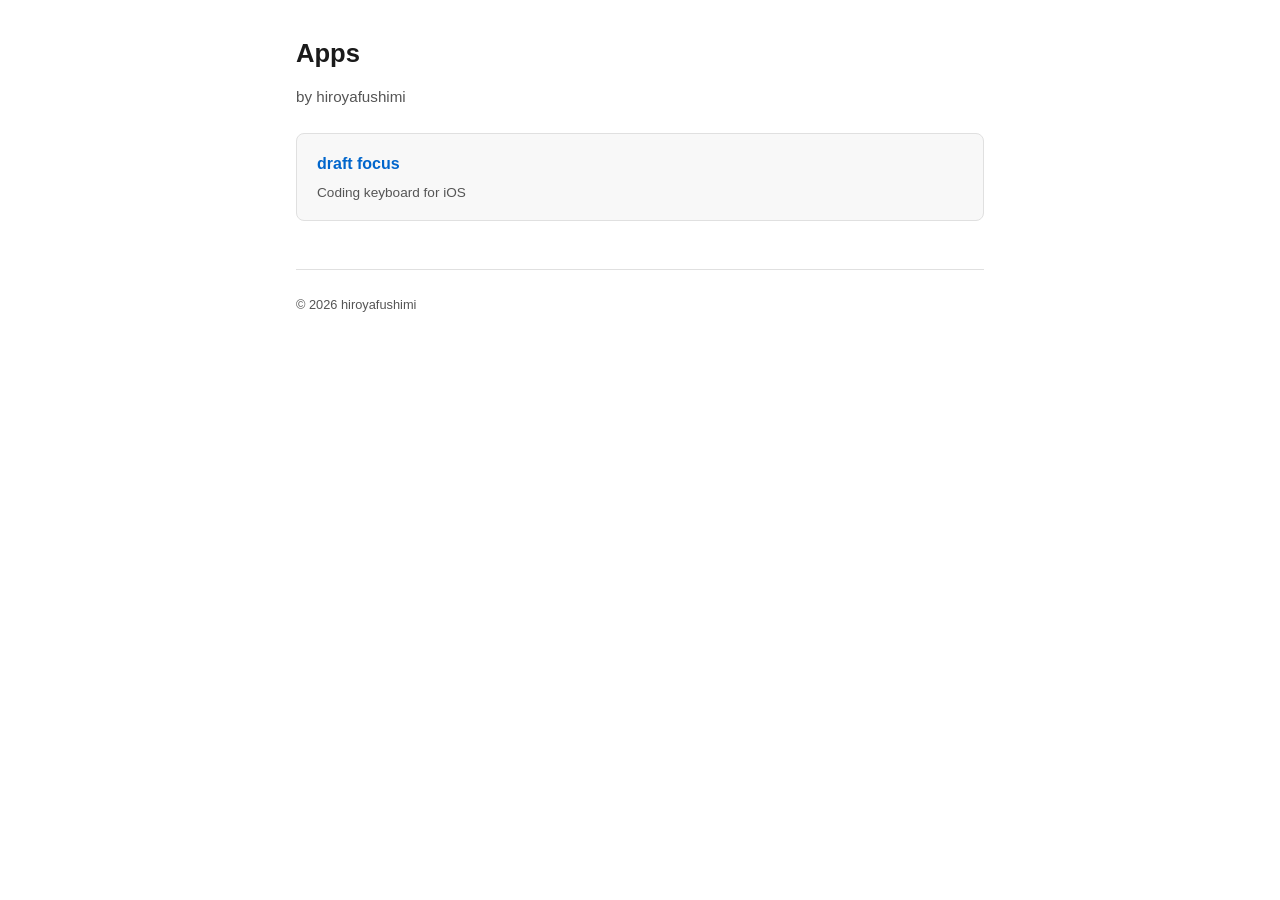
<file: index.html>
<!DOCTYPE html>
<html lang="en">
<head>
  <meta charset="UTF-8">
  <meta name="viewport" content="width=device-width, initial-scale=1.0">
  <title>hiroyafushimi - Apps</title>
  <link rel="stylesheet" href="style.css">
</head>
<body>
  <h1>Apps</h1>
  <p class="subtitle">by hiroyafushimi</p>

  <ul class="card-list">
    <li>
      <a href="draft-focus/">
        <span class="card-title">draft focus</span>
        <span class="card-desc">Coding keyboard for iOS</span>
      </a>
    </li>
  </ul>

  <footer>
    <p>&copy; 2026 hiroyafushimi</p>
  </footer>
</body>
</html>
</file>
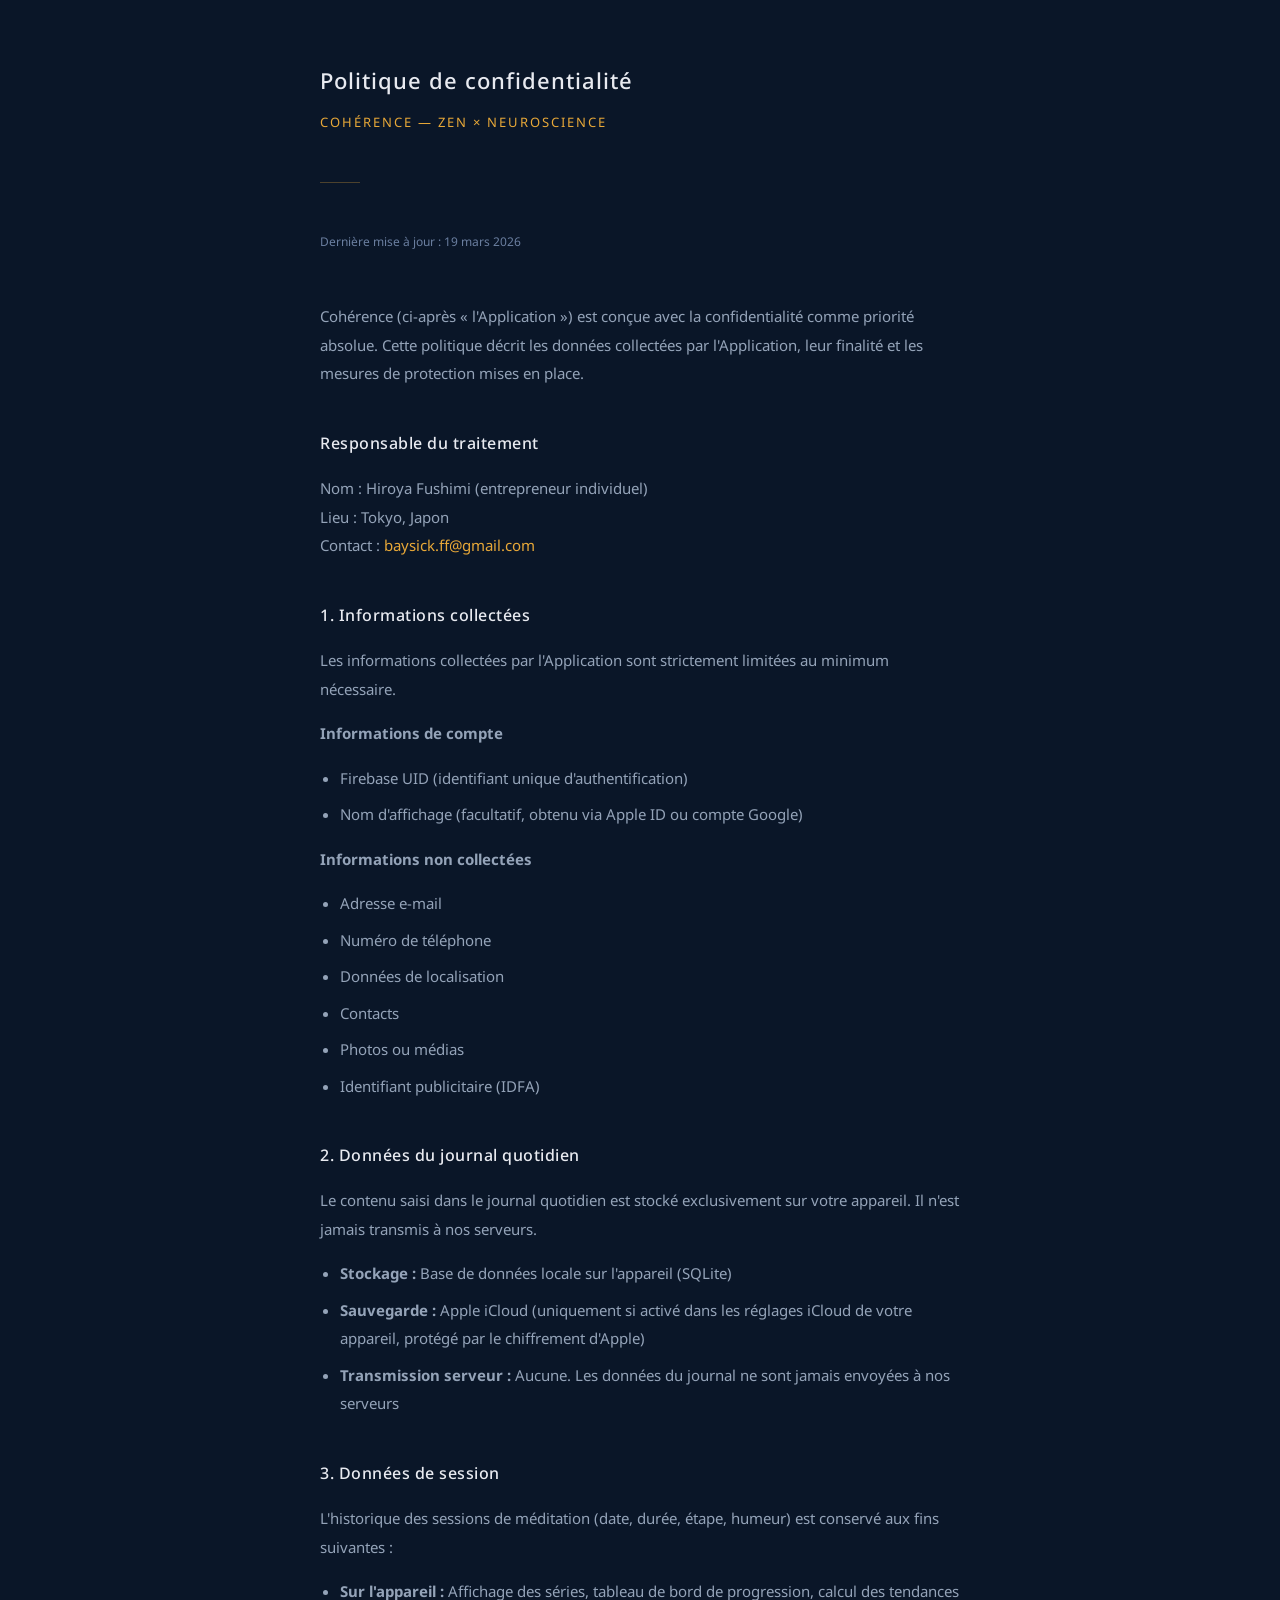
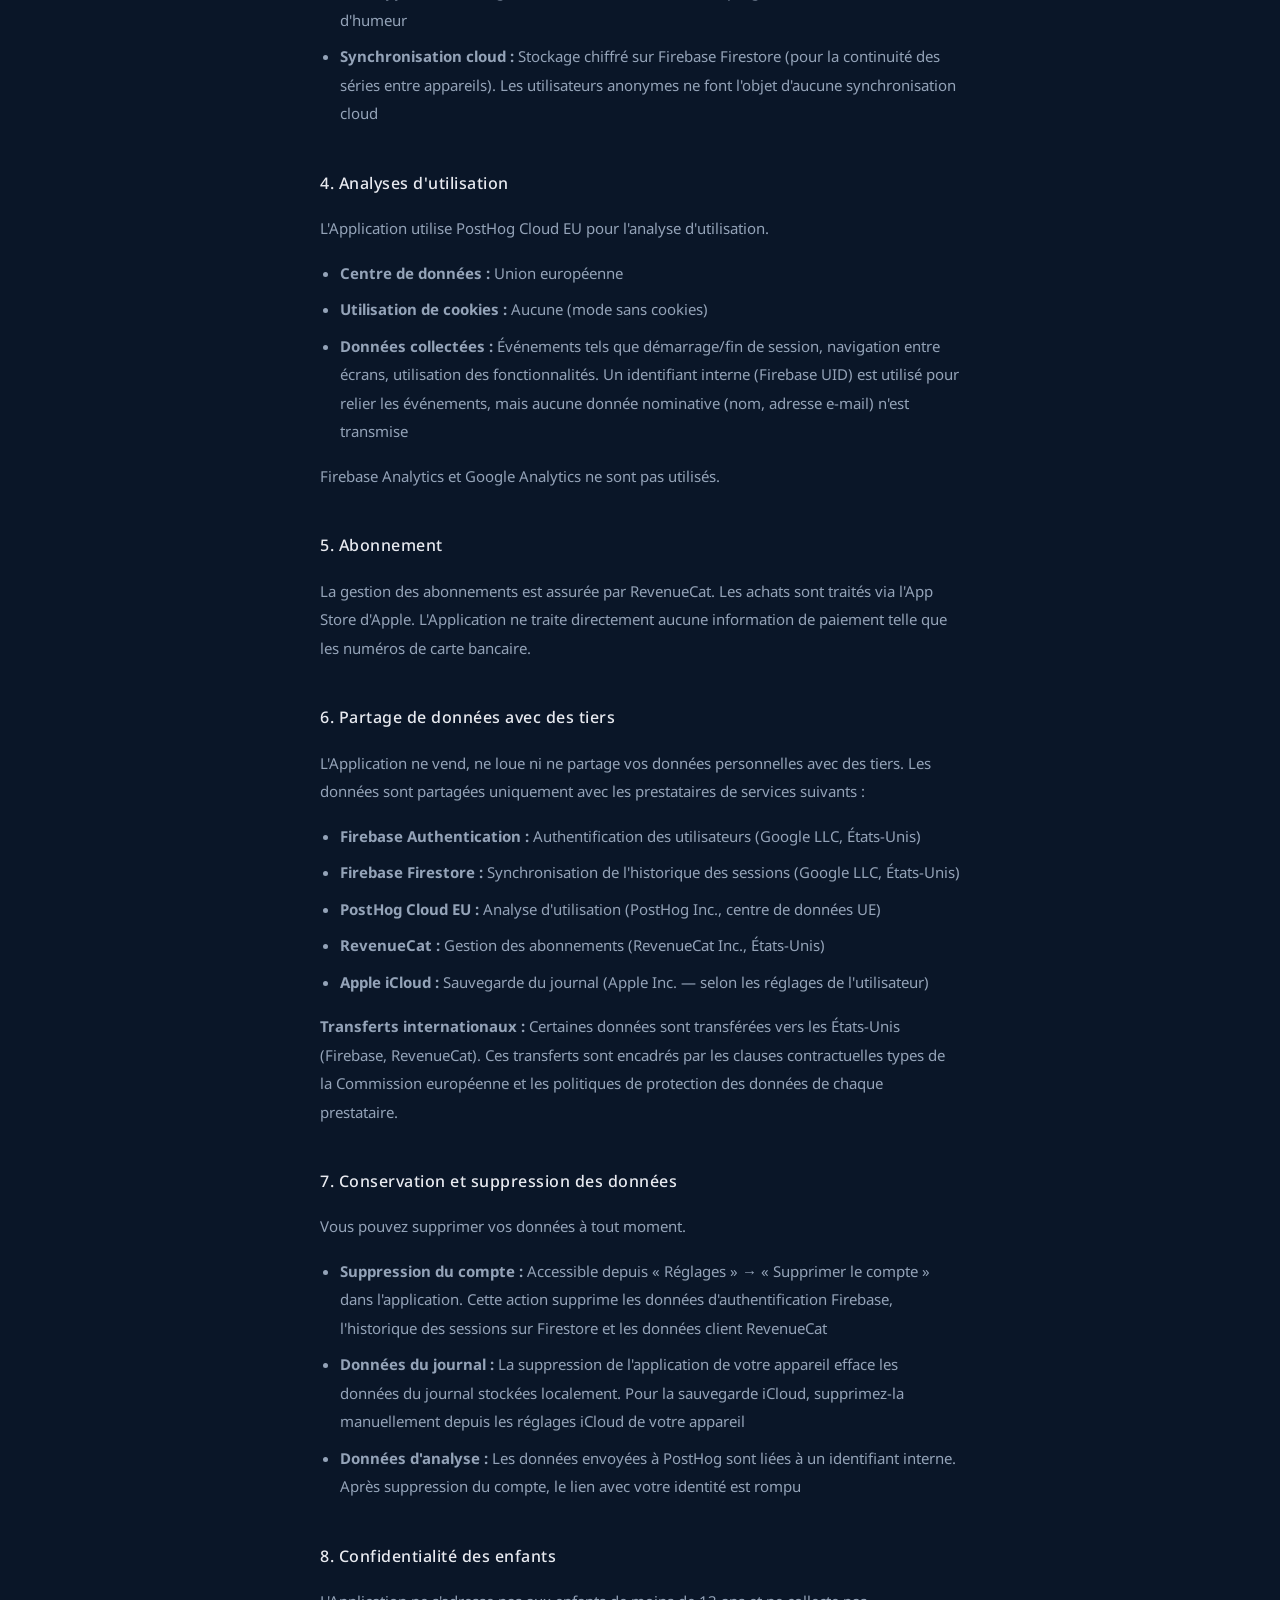
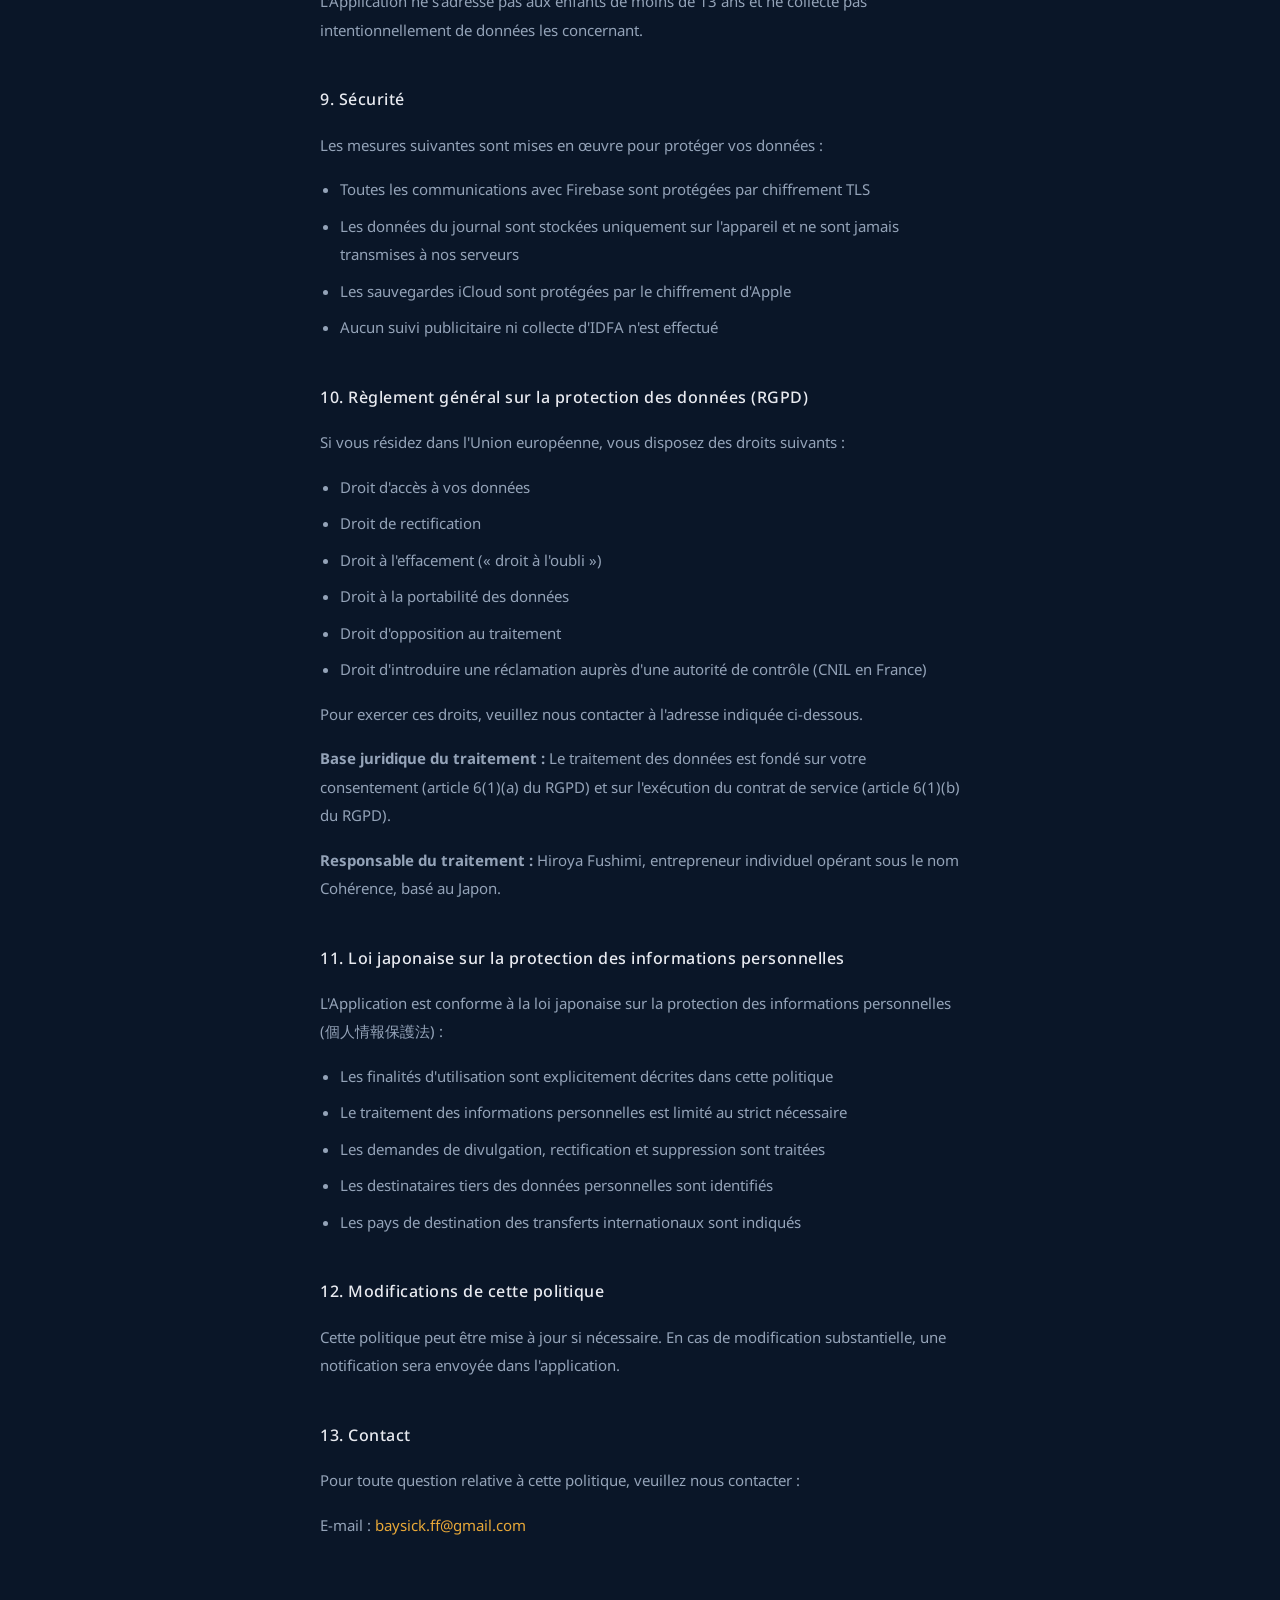
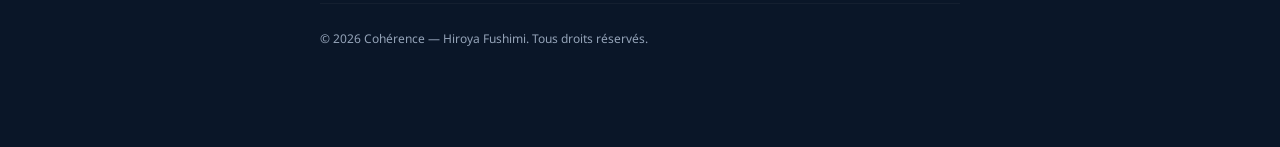
<file: coherence-zen/privacy-fr.html>
<!DOCTYPE html>
<html lang="fr">
<head>
<meta charset="UTF-8">
<meta name="viewport" content="width=device-width, initial-scale=1.0">
<title>Politique de confidentialité — Cohérence</title>
<style>
@import url('https://fonts.googleapis.com/css2?family=Noto+Sans:wght@400;500&display=swap');
*{margin:0;padding:0;box-sizing:border-box}
body{background:#0A1628;color:#E8EAF0;font-family:'Noto Sans',sans-serif;font-weight:400;font-size:15px;line-height:1.9;padding:0 24px 80px}
.container{max-width:640px;margin:0 auto;padding-top:60px}
h1{font-size:22px;font-weight:500;margin-bottom:8px;letter-spacing:1px}
.brand{color:#E8A838;font-size:13px;letter-spacing:2px;margin-bottom:48px}
.date{color:#6B7FA0;font-size:12px;margin-bottom:48px}
.divider{width:40px;height:1px;background:#E8A838;opacity:0.3;margin:0 0 48px}
h2{font-size:16px;font-weight:500;color:#E8EAF0;margin:40px 0 16px;letter-spacing:0.5px}
p{color:#94A3B8;margin-bottom:16px}
ul{color:#94A3B8;padding-left:20px;margin-bottom:16px}
li{margin-bottom:8px}
a{color:#E8A838;text-decoration:none}
a:hover{text-decoration:underline}
.footer{margin-top:64px;padding-top:24px;border-top:1px solid rgba(255,255,255,0.04);color:#6B7FA0;font-size:12px}
</style>
</head>
<body>
<div class="container">

<h1>Politique de confidentialité</h1>
<div class="brand">COHÉRENCE — ZEN × NEUROSCIENCE</div>
<div class="divider"></div>
<p class="date">Dernière mise à jour : 19 mars 2026</p>

<p>Cohérence (ci-après « l'Application ») est conçue avec la confidentialité comme priorité absolue. Cette politique décrit les données collectées par l'Application, leur finalité et les mesures de protection mises en place.</p>

<h2>Responsable du traitement</h2>

<p>Nom : Hiroya Fushimi (entrepreneur individuel)<br>
Lieu : Tokyo, Japon<br>
Contact : <a href="mailto:baysick.ff@gmail.com">baysick.ff@gmail.com</a></p>

<h2>1. Informations collectées</h2>

<p>Les informations collectées par l'Application sont strictement limitées au minimum nécessaire.</p>

<p><strong>Informations de compte</strong></p>
<ul>
<li>Firebase UID (identifiant unique d'authentification)</li>
<li>Nom d'affichage (facultatif, obtenu via Apple ID ou compte Google)</li>
</ul>

<p><strong>Informations non collectées</strong></p>
<ul>
<li>Adresse e-mail</li>
<li>Numéro de téléphone</li>
<li>Données de localisation</li>
<li>Contacts</li>
<li>Photos ou médias</li>
<li>Identifiant publicitaire (IDFA)</li>
</ul>

<h2>2. Données du journal quotidien</h2>

<p>Le contenu saisi dans le journal quotidien est stocké exclusivement sur votre appareil. Il n'est jamais transmis à nos serveurs.</p>

<ul>
<li><strong>Stockage :</strong> Base de données locale sur l'appareil (SQLite)</li>
<li><strong>Sauvegarde :</strong> Apple iCloud (uniquement si activé dans les réglages iCloud de votre appareil, protégé par le chiffrement d'Apple)</li>
<li><strong>Transmission serveur :</strong> Aucune. Les données du journal ne sont jamais envoyées à nos serveurs</li>
</ul>

<h2>3. Données de session</h2>

<p>L'historique des sessions de méditation (date, durée, étape, humeur) est conservé aux fins suivantes :</p>

<ul>
<li><strong>Sur l'appareil :</strong> Affichage des séries, tableau de bord de progression, calcul des tendances d'humeur</li>
<li><strong>Synchronisation cloud :</strong> Stockage chiffré sur Firebase Firestore (pour la continuité des séries entre appareils). Les utilisateurs anonymes ne font l'objet d'aucune synchronisation cloud</li>
</ul>

<h2>4. Analyses d'utilisation</h2>

<p>L'Application utilise PostHog Cloud EU pour l'analyse d'utilisation.</p>

<ul>
<li><strong>Centre de données :</strong> Union européenne</li>
<li><strong>Utilisation de cookies :</strong> Aucune (mode sans cookies)</li>
<li><strong>Données collectées :</strong> Événements tels que démarrage/fin de session, navigation entre écrans, utilisation des fonctionnalités. Un identifiant interne (Firebase UID) est utilisé pour relier les événements, mais aucune donnée nominative (nom, adresse e-mail) n'est transmise</li>
</ul>

<p>Firebase Analytics et Google Analytics ne sont pas utilisés.</p>

<h2>5. Abonnement</h2>

<p>La gestion des abonnements est assurée par RevenueCat. Les achats sont traités via l'App Store d'Apple. L'Application ne traite directement aucune information de paiement telle que les numéros de carte bancaire.</p>

<h2>6. Partage de données avec des tiers</h2>

<p>L'Application ne vend, ne loue ni ne partage vos données personnelles avec des tiers. Les données sont partagées uniquement avec les prestataires de services suivants :</p>

<ul>
<li><strong>Firebase Authentication :</strong> Authentification des utilisateurs (Google LLC, États-Unis)</li>
<li><strong>Firebase Firestore :</strong> Synchronisation de l'historique des sessions (Google LLC, États-Unis)</li>
<li><strong>PostHog Cloud EU :</strong> Analyse d'utilisation (PostHog Inc., centre de données UE)</li>
<li><strong>RevenueCat :</strong> Gestion des abonnements (RevenueCat Inc., États-Unis)</li>
<li><strong>Apple iCloud :</strong> Sauvegarde du journal (Apple Inc. — selon les réglages de l'utilisateur)</li>
</ul>

<p><strong>Transferts internationaux :</strong> Certaines données sont transférées vers les États-Unis (Firebase, RevenueCat). Ces transferts sont encadrés par les clauses contractuelles types de la Commission européenne et les politiques de protection des données de chaque prestataire.</p>

<h2>7. Conservation et suppression des données</h2>

<p>Vous pouvez supprimer vos données à tout moment.</p>

<ul>
<li><strong>Suppression du compte :</strong> Accessible depuis « Réglages » → « Supprimer le compte » dans l'application. Cette action supprime les données d'authentification Firebase, l'historique des sessions sur Firestore et les données client RevenueCat</li>
<li><strong>Données du journal :</strong> La suppression de l'application de votre appareil efface les données du journal stockées localement. Pour la sauvegarde iCloud, supprimez-la manuellement depuis les réglages iCloud de votre appareil</li>
<li><strong>Données d'analyse :</strong> Les données envoyées à PostHog sont liées à un identifiant interne. Après suppression du compte, le lien avec votre identité est rompu</li>
</ul>

<h2>8. Confidentialité des enfants</h2>

<p>L'Application ne s'adresse pas aux enfants de moins de 13 ans et ne collecte pas intentionnellement de données les concernant.</p>

<h2>9. Sécurité</h2>

<p>Les mesures suivantes sont mises en œuvre pour protéger vos données :</p>

<ul>
<li>Toutes les communications avec Firebase sont protégées par chiffrement TLS</li>
<li>Les données du journal sont stockées uniquement sur l'appareil et ne sont jamais transmises à nos serveurs</li>
<li>Les sauvegardes iCloud sont protégées par le chiffrement d'Apple</li>
<li>Aucun suivi publicitaire ni collecte d'IDFA n'est effectué</li>
</ul>

<h2>10. Règlement général sur la protection des données (RGPD)</h2>

<p>Si vous résidez dans l'Union européenne, vous disposez des droits suivants :</p>

<ul>
<li>Droit d'accès à vos données</li>
<li>Droit de rectification</li>
<li>Droit à l'effacement (« droit à l'oubli »)</li>
<li>Droit à la portabilité des données</li>
<li>Droit d'opposition au traitement</li>
<li>Droit d'introduire une réclamation auprès d'une autorité de contrôle (CNIL en France)</li>
</ul>

<p>Pour exercer ces droits, veuillez nous contacter à l'adresse indiquée ci-dessous.</p>

<p><strong>Base juridique du traitement :</strong> Le traitement des données est fondé sur votre consentement (article 6(1)(a) du RGPD) et sur l'exécution du contrat de service (article 6(1)(b) du RGPD).</p>

<p><strong>Responsable du traitement :</strong> Hiroya Fushimi, entrepreneur individuel opérant sous le nom Cohérence, basé au Japon.</p>

<h2>11. Loi japonaise sur la protection des informations personnelles</h2>

<p>L'Application est conforme à la loi japonaise sur la protection des informations personnelles (個人情報保護法) :</p>

<ul>
<li>Les finalités d'utilisation sont explicitement décrites dans cette politique</li>
<li>Le traitement des informations personnelles est limité au strict nécessaire</li>
<li>Les demandes de divulgation, rectification et suppression sont traitées</li>
<li>Les destinataires tiers des données personnelles sont identifiés</li>
<li>Les pays de destination des transferts internationaux sont indiqués</li>
</ul>

<h2>12. Modifications de cette politique</h2>

<p>Cette politique peut être mise à jour si nécessaire. En cas de modification substantielle, une notification sera envoyée dans l'application.</p>

<h2>13. Contact</h2>

<p>Pour toute question relative à cette politique, veuillez nous contacter :</p>

<p>E-mail : <a href="mailto:baysick.ff@gmail.com">baysick.ff@gmail.com</a></p>

<div class="footer">
<p>© 2026 Cohérence — Hiroya Fushimi. Tous droits réservés.</p>
</div>

</div>
</body>
</html>
</file>
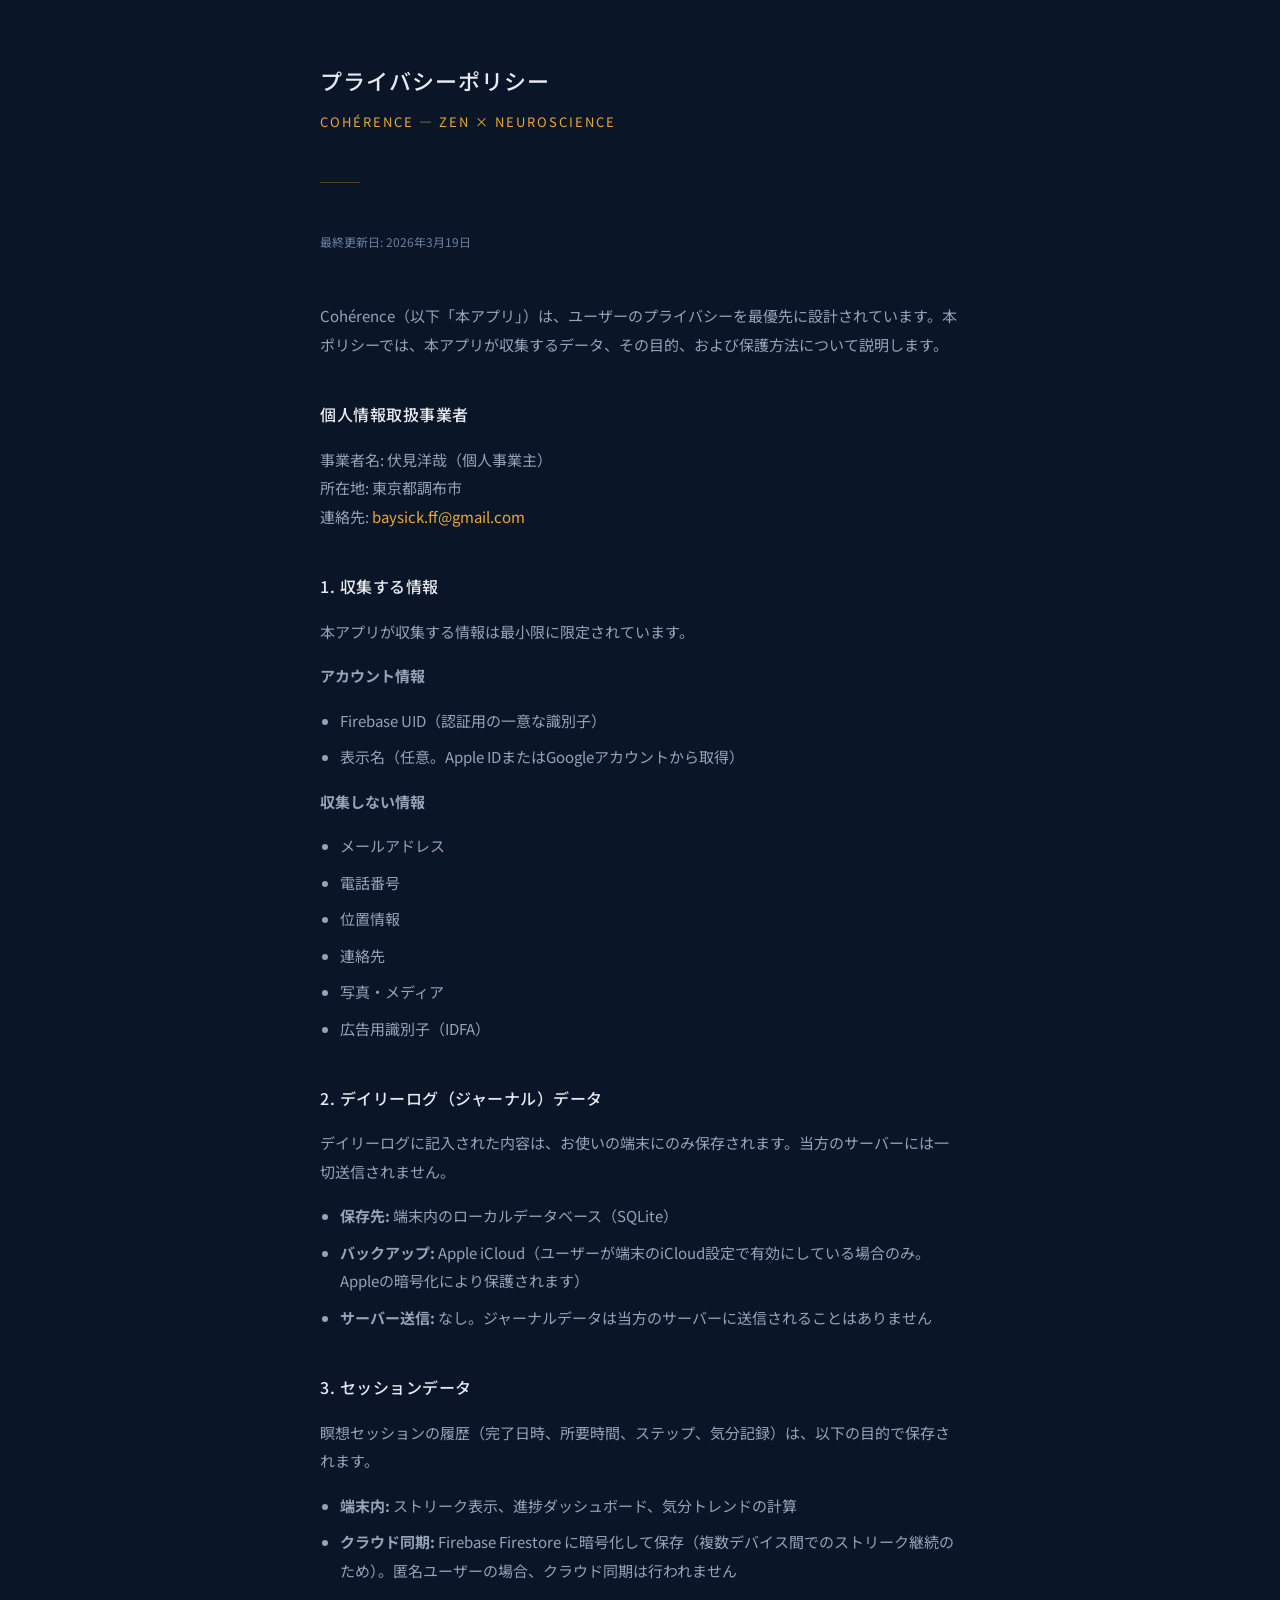
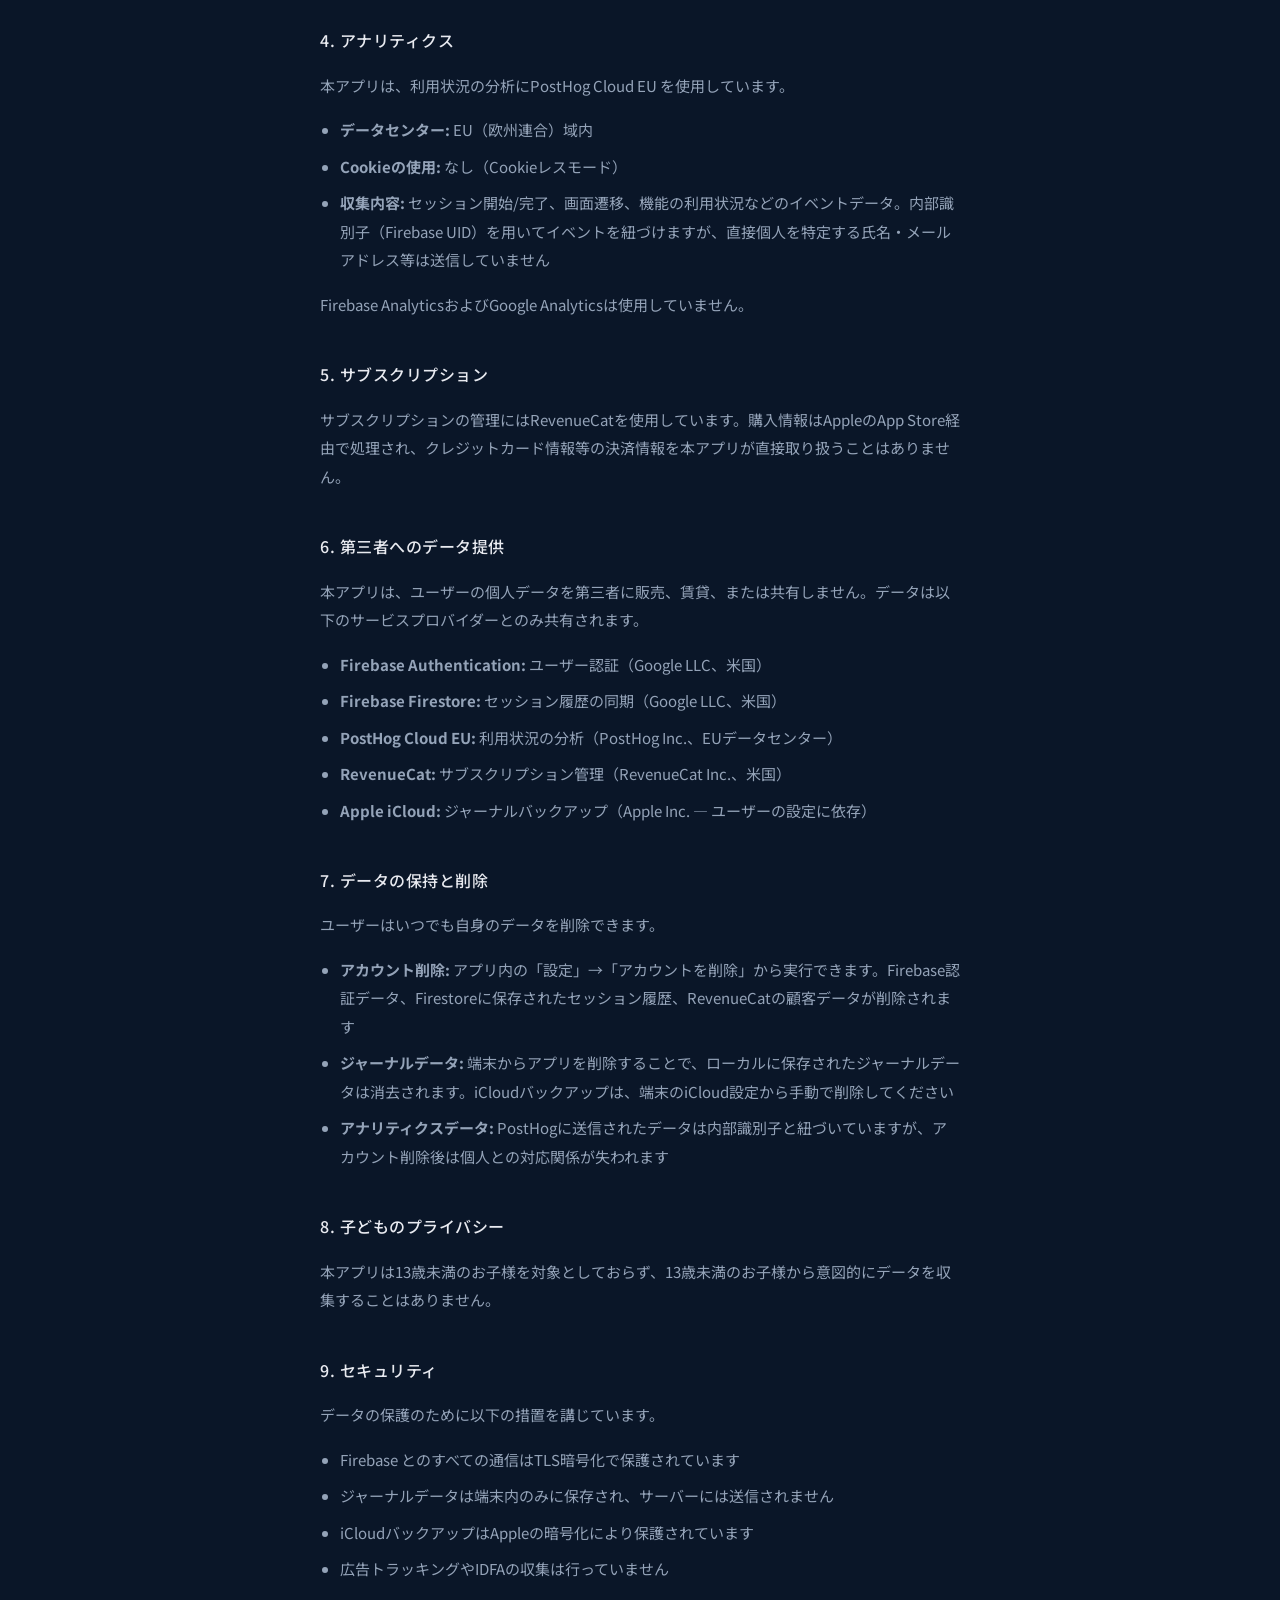
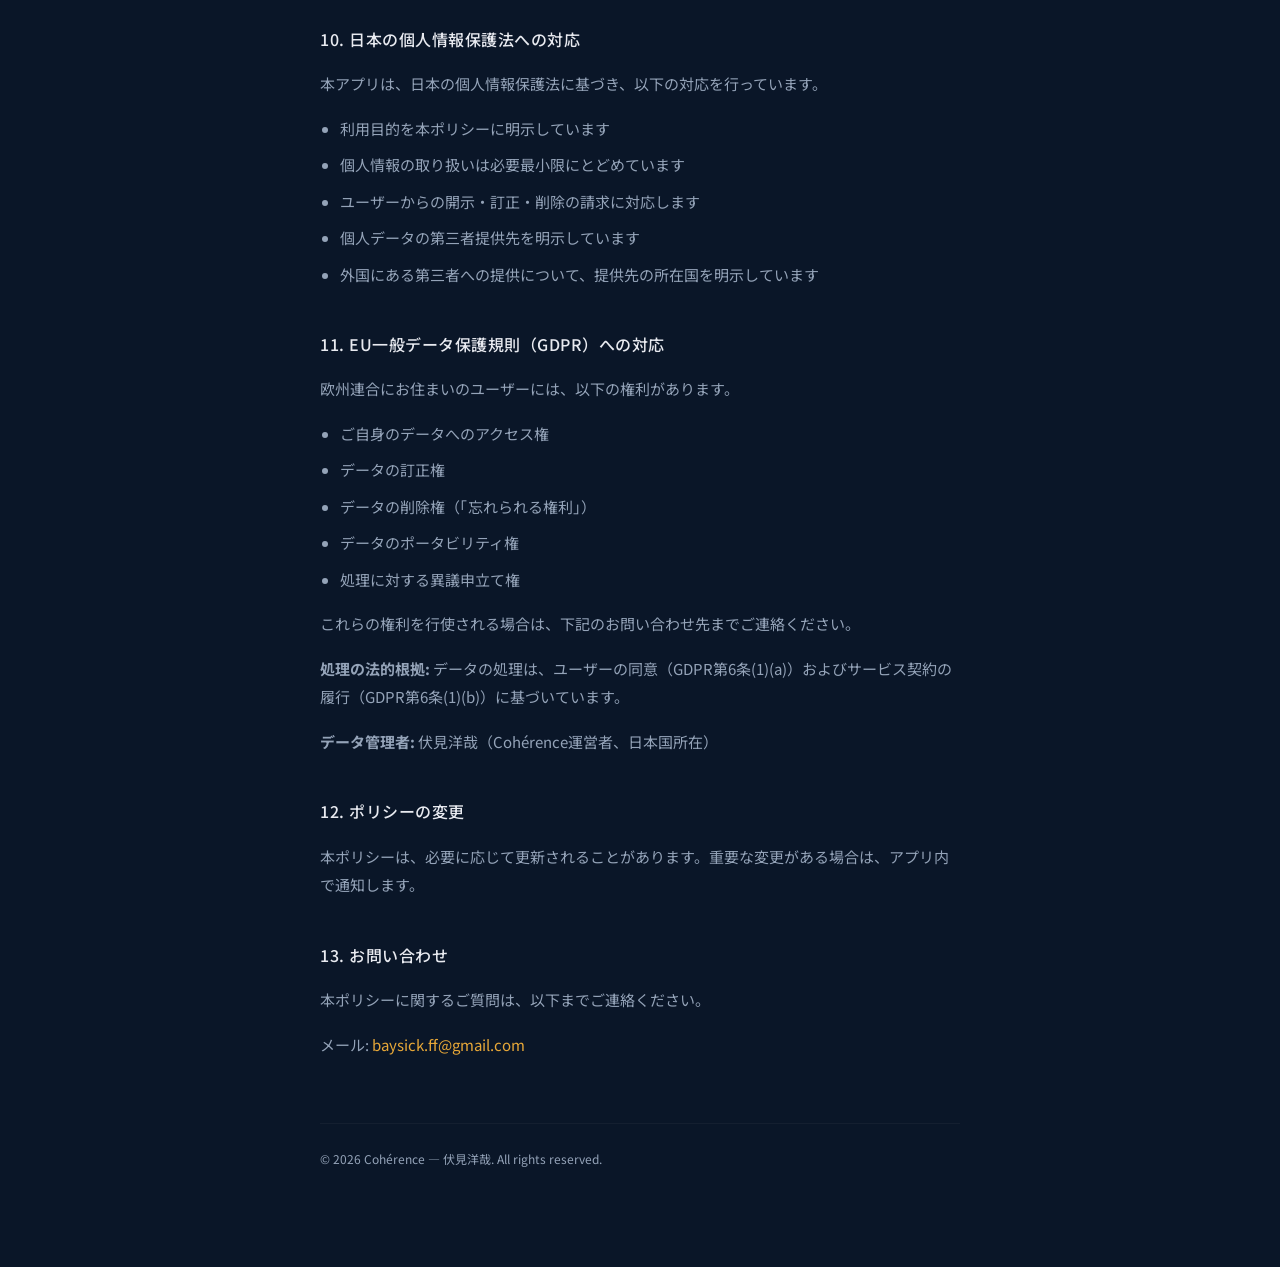
<file: coherence-zen/privacy.html>
<!DOCTYPE html>
<html lang="ja">
<head>
<meta charset="UTF-8">
<meta name="viewport" content="width=device-width, initial-scale=1.0">
<title>プライバシーポリシー — Cohérence</title>
<style>
@import url('https://fonts.googleapis.com/css2?family=Noto+Sans+JP:wght@400;500&display=swap');
*{margin:0;padding:0;box-sizing:border-box}
body{background:#0A1628;color:#E8EAF0;font-family:'Noto Sans JP',sans-serif;font-weight:400;font-size:15px;line-height:1.9;padding:0 24px 80px}
.container{max-width:640px;margin:0 auto;padding-top:60px}
h1{font-size:22px;font-weight:500;margin-bottom:8px;letter-spacing:1px}
.brand{color:#E8A838;font-size:13px;letter-spacing:2px;margin-bottom:48px}
.date{color:#6B7FA0;font-size:12px;margin-bottom:48px}
.divider{width:40px;height:1px;background:#E8A838;opacity:0.3;margin:0 0 48px}
h2{font-size:16px;font-weight:500;color:#E8EAF0;margin:40px 0 16px;letter-spacing:0.5px}
p{color:#94A3B8;margin-bottom:16px}
ul{color:#94A3B8;padding-left:20px;margin-bottom:16px}
li{margin-bottom:8px}
a{color:#E8A838;text-decoration:none}
a:hover{text-decoration:underline}
.footer{margin-top:64px;padding-top:24px;border-top:1px solid rgba(255,255,255,0.04);color:#6B7FA0;font-size:12px}
</style>
</head>
<body>
<div class="container">

<h1>プライバシーポリシー</h1>
<div class="brand">COHÉRENCE — ZEN × NEUROSCIENCE</div>
<div class="divider"></div>
<p class="date">最終更新日: 2026年3月19日</p>

<p>Cohérence（以下「本アプリ」）は、ユーザーのプライバシーを最優先に設計されています。本ポリシーでは、本アプリが収集するデータ、その目的、および保護方法について説明します。</p>

<h2>個人情報取扱事業者</h2>

<p>事業者名: 伏見洋哉（個人事業主）<br>
所在地: 東京都調布市<br>
連絡先: <a href="mailto:baysick.ff@gmail.com">baysick.ff@gmail.com</a></p>

<h2>1. 収集する情報</h2>

<p>本アプリが収集する情報は最小限に限定されています。</p>

<p><strong>アカウント情報</strong></p>
<ul>
<li>Firebase UID（認証用の一意な識別子）</li>
<li>表示名（任意。Apple IDまたはGoogleアカウントから取得）</li>
</ul>

<p><strong>収集しない情報</strong></p>
<ul>
<li>メールアドレス</li>
<li>電話番号</li>
<li>位置情報</li>
<li>連絡先</li>
<li>写真・メディア</li>
<li>広告用識別子（IDFA）</li>
</ul>

<h2>2. デイリーログ（ジャーナル）データ</h2>

<p>デイリーログに記入された内容は、お使いの端末にのみ保存されます。当方のサーバーには一切送信されません。</p>

<ul>
<li><strong>保存先:</strong> 端末内のローカルデータベース（SQLite）</li>
<li><strong>バックアップ:</strong> Apple iCloud（ユーザーが端末のiCloud設定で有効にしている場合のみ。Appleの暗号化により保護されます）</li>
<li><strong>サーバー送信:</strong> なし。ジャーナルデータは当方のサーバーに送信されることはありません</li>
</ul>

<h2>3. セッションデータ</h2>

<p>瞑想セッションの履歴（完了日時、所要時間、ステップ、気分記録）は、以下の目的で保存されます。</p>

<ul>
<li><strong>端末内:</strong> ストリーク表示、進捗ダッシュボード、気分トレンドの計算</li>
<li><strong>クラウド同期:</strong> Firebase Firestore に暗号化して保存（複数デバイス間でのストリーク継続のため）。匿名ユーザーの場合、クラウド同期は行われません</li>
</ul>

<h2>4. アナリティクス</h2>

<p>本アプリは、利用状況の分析にPostHog Cloud EU を使用しています。</p>

<ul>
<li><strong>データセンター:</strong> EU（欧州連合）域内</li>
<li><strong>Cookieの使用:</strong> なし（Cookieレスモード）</li>
<li><strong>収集内容:</strong> セッション開始/完了、画面遷移、機能の利用状況などのイベントデータ。内部識別子（Firebase UID）を用いてイベントを紐づけますが、直接個人を特定する氏名・メールアドレス等は送信していません</li>
</ul>

<p>Firebase AnalyticsおよびGoogle Analyticsは使用していません。</p>

<h2>5. サブスクリプション</h2>

<p>サブスクリプションの管理にはRevenueCatを使用しています。購入情報はAppleのApp Store経由で処理され、クレジットカード情報等の決済情報を本アプリが直接取り扱うことはありません。</p>

<h2>6. 第三者へのデータ提供</h2>

<p>本アプリは、ユーザーの個人データを第三者に販売、賃貸、または共有しません。データは以下のサービスプロバイダーとのみ共有されます。</p>

<ul>
<li><strong>Firebase Authentication:</strong> ユーザー認証（Google LLC、米国）</li>
<li><strong>Firebase Firestore:</strong> セッション履歴の同期（Google LLC、米国）</li>
<li><strong>PostHog Cloud EU:</strong> 利用状況の分析（PostHog Inc.、EUデータセンター）</li>
<li><strong>RevenueCat:</strong> サブスクリプション管理（RevenueCat Inc.、米国）</li>
<li><strong>Apple iCloud:</strong> ジャーナルバックアップ（Apple Inc. — ユーザーの設定に依存）</li>
</ul>

<h2>7. データの保持と削除</h2>

<p>ユーザーはいつでも自身のデータを削除できます。</p>

<ul>
<li><strong>アカウント削除:</strong> アプリ内の「設定」→「アカウントを削除」から実行できます。Firebase認証データ、Firestoreに保存されたセッション履歴、RevenueCatの顧客データが削除されます</li>
<li><strong>ジャーナルデータ:</strong> 端末からアプリを削除することで、ローカルに保存されたジャーナルデータは消去されます。iCloudバックアップは、端末のiCloud設定から手動で削除してください</li>
<li><strong>アナリティクスデータ:</strong> PostHogに送信されたデータは内部識別子と紐づいていますが、アカウント削除後は個人との対応関係が失われます</li>
</ul>

<h2>8. 子どものプライバシー</h2>

<p>本アプリは13歳未満のお子様を対象としておらず、13歳未満のお子様から意図的にデータを収集することはありません。</p>

<h2>9. セキュリティ</h2>

<p>データの保護のために以下の措置を講じています。</p>

<ul>
<li>Firebase とのすべての通信はTLS暗号化で保護されています</li>
<li>ジャーナルデータは端末内のみに保存され、サーバーには送信されません</li>
<li>iCloudバックアップはAppleの暗号化により保護されています</li>
<li>広告トラッキングやIDFAの収集は行っていません</li>
</ul>

<h2>10. 日本の個人情報保護法への対応</h2>

<p>本アプリは、日本の個人情報保護法に基づき、以下の対応を行っています。</p>

<ul>
<li>利用目的を本ポリシーに明示しています</li>
<li>個人情報の取り扱いは必要最小限にとどめています</li>
<li>ユーザーからの開示・訂正・削除の請求に対応します</li>
<li>個人データの第三者提供先を明示しています</li>
<li>外国にある第三者への提供について、提供先の所在国を明示しています</li>
</ul>

<h2>11. EU一般データ保護規則（GDPR）への対応</h2>

<p>欧州連合にお住まいのユーザーには、以下の権利があります。</p>

<ul>
<li>ご自身のデータへのアクセス権</li>
<li>データの訂正権</li>
<li>データの削除権（「忘れられる権利」）</li>
<li>データのポータビリティ権</li>
<li>処理に対する異議申立て権</li>
</ul>

<p>これらの権利を行使される場合は、下記のお問い合わせ先までご連絡ください。</p>

<p><strong>処理の法的根拠:</strong> データの処理は、ユーザーの同意（GDPR第6条(1)(a)）およびサービス契約の履行（GDPR第6条(1)(b)）に基づいています。</p>

<p><strong>データ管理者:</strong> 伏見洋哉（Cohérence運営者、日本国所在）</p>

<h2>12. ポリシーの変更</h2>

<p>本ポリシーは、必要に応じて更新されることがあります。重要な変更がある場合は、アプリ内で通知します。</p>

<h2>13. お問い合わせ</h2>

<p>本ポリシーに関するご質問は、以下までご連絡ください。</p>

<p>メール: <a href="mailto:baysick.ff@gmail.com">baysick.ff@gmail.com</a></p>

<div class="footer">
<p>© 2026 Cohérence — 伏見洋哉. All rights reserved.</p>
</div>

</div>
</body>
</html>
</file>
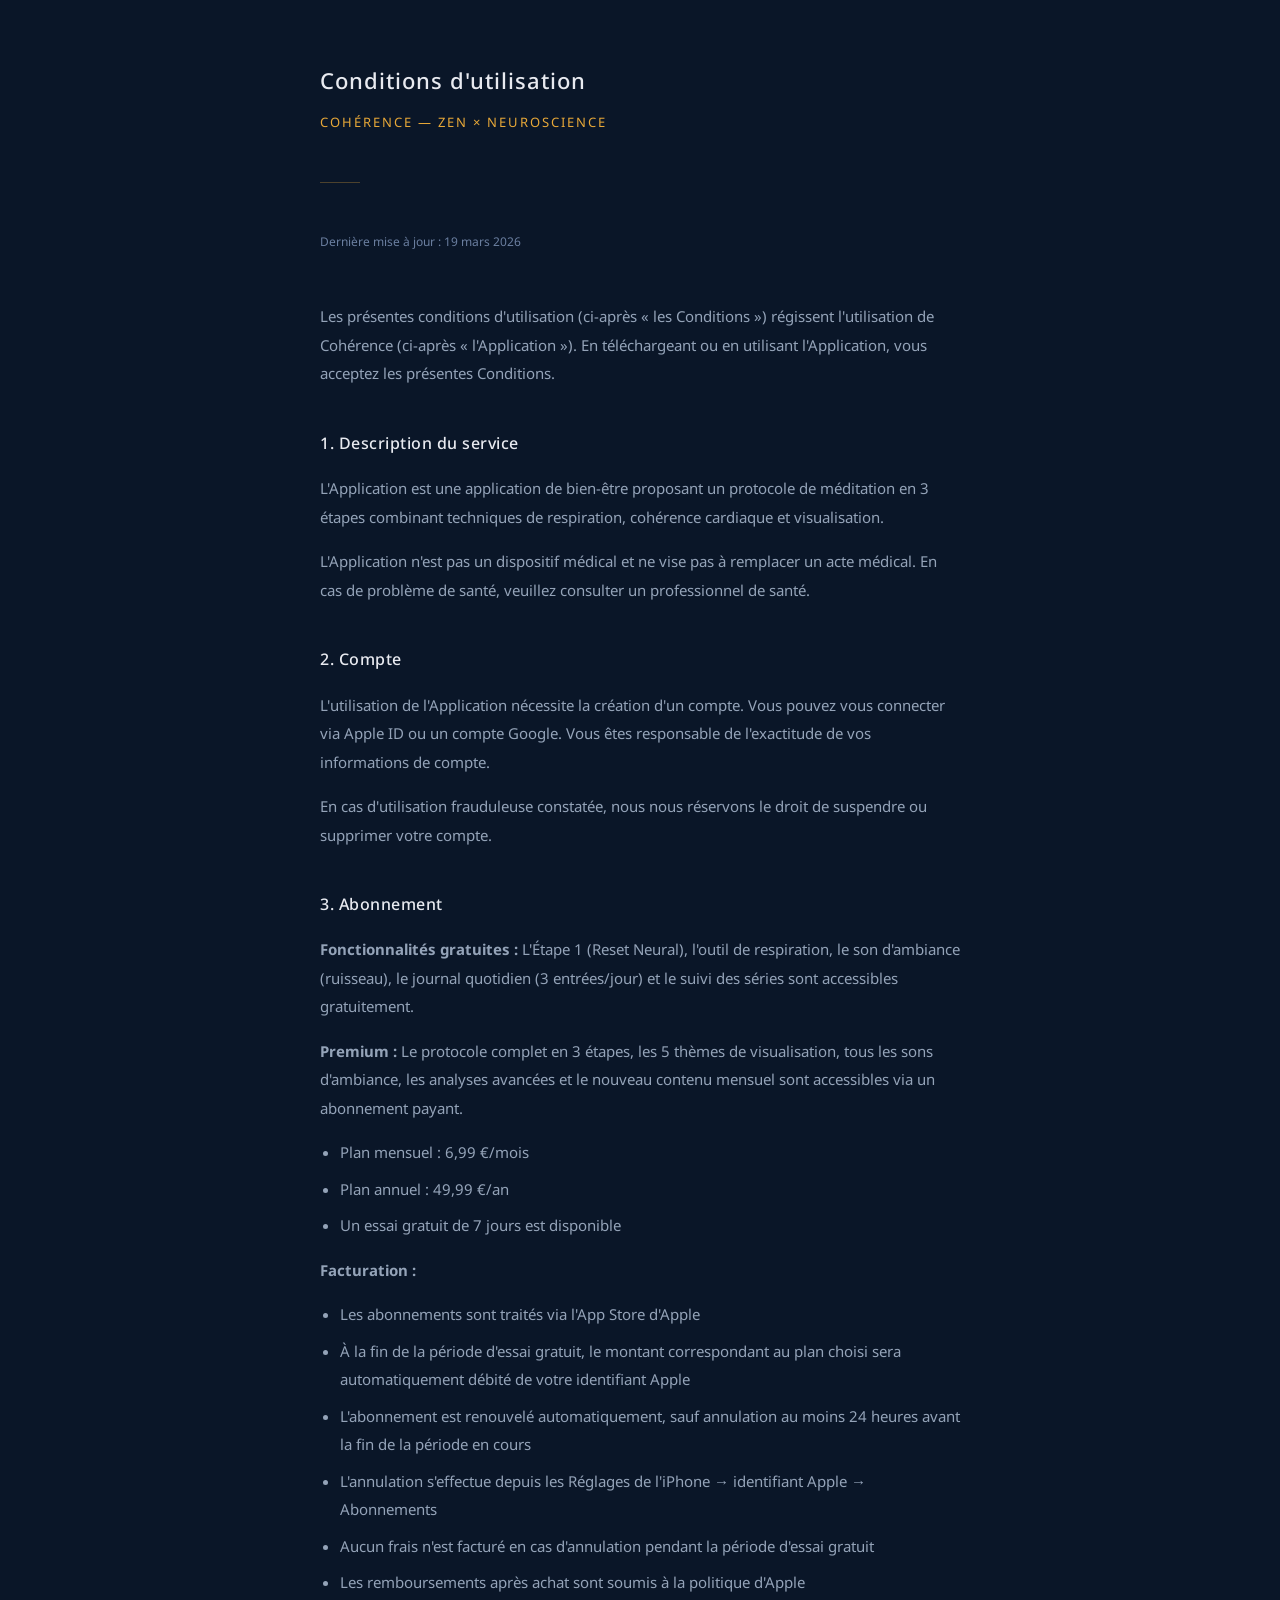
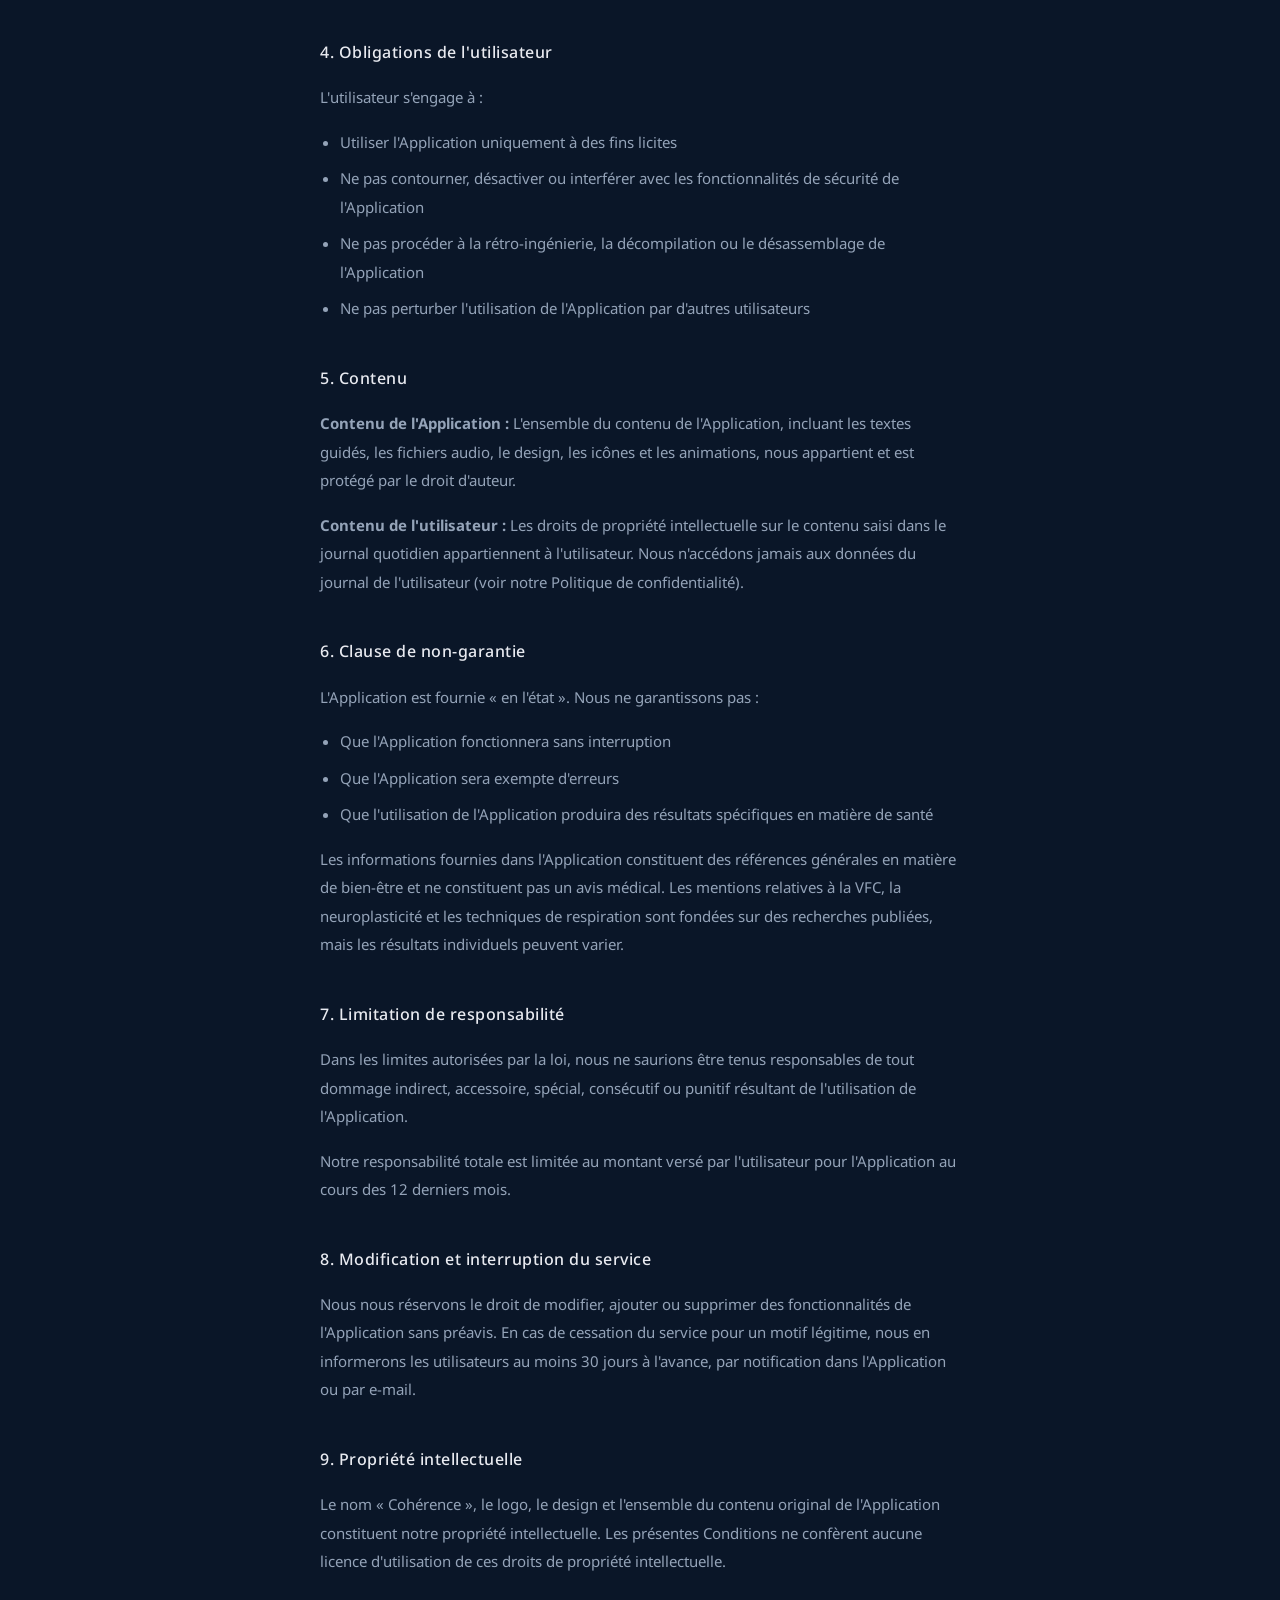
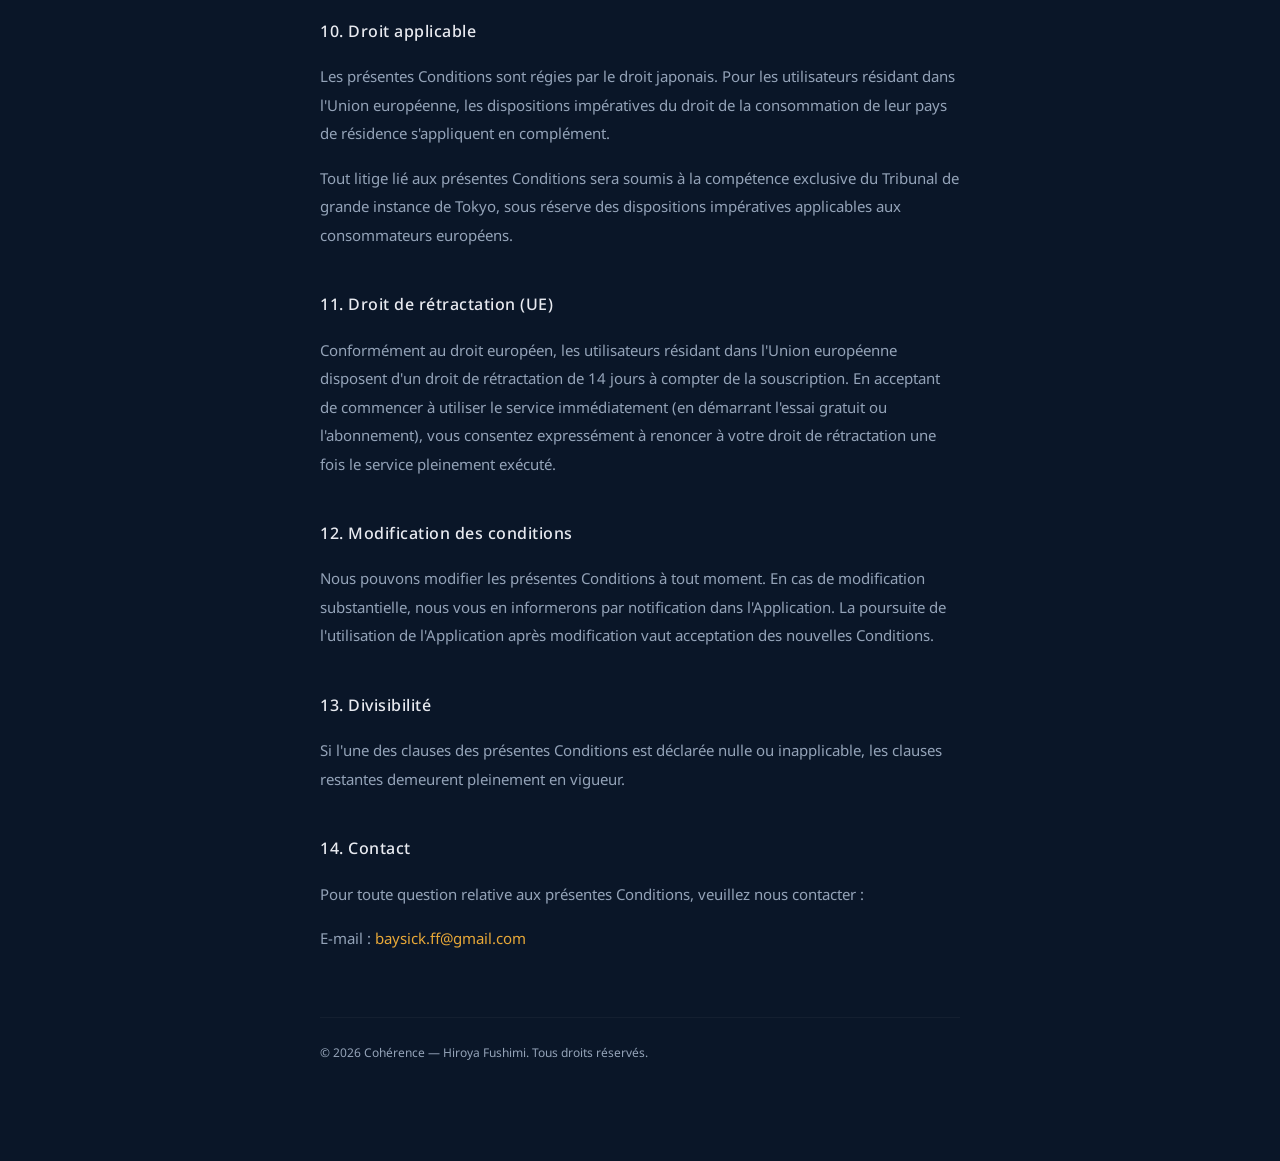
<file: coherence-zen/terms-fr.html>
<!DOCTYPE html>
<html lang="fr">
<head>
<meta charset="UTF-8">
<meta name="viewport" content="width=device-width, initial-scale=1.0">
<title>Conditions d'utilisation — Cohérence</title>
<style>
@import url('https://fonts.googleapis.com/css2?family=Noto+Sans:wght@400;500&display=swap');
*{margin:0;padding:0;box-sizing:border-box}
body{background:#0A1628;color:#E8EAF0;font-family:'Noto Sans',sans-serif;font-weight:400;font-size:15px;line-height:1.9;padding:0 24px 80px}
.container{max-width:640px;margin:0 auto;padding-top:60px}
h1{font-size:22px;font-weight:500;margin-bottom:8px;letter-spacing:1px}
.brand{color:#E8A838;font-size:13px;letter-spacing:2px;margin-bottom:48px}
.date{color:#6B7FA0;font-size:12px;margin-bottom:48px}
.divider{width:40px;height:1px;background:#E8A838;opacity:0.3;margin:0 0 48px}
h2{font-size:16px;font-weight:500;color:#E8EAF0;margin:40px 0 16px;letter-spacing:0.5px}
p{color:#94A3B8;margin-bottom:16px}
ul{color:#94A3B8;padding-left:20px;margin-bottom:16px}
li{margin-bottom:8px}
a{color:#E8A838;text-decoration:none}
a:hover{text-decoration:underline}
.footer{margin-top:64px;padding-top:24px;border-top:1px solid rgba(255,255,255,0.04);color:#6B7FA0;font-size:12px}
</style>
</head>
<body>
<div class="container">

<h1>Conditions d'utilisation</h1>
<div class="brand">COHÉRENCE — ZEN × NEUROSCIENCE</div>
<div class="divider"></div>
<p class="date">Dernière mise à jour : 19 mars 2026</p>

<p>Les présentes conditions d'utilisation (ci-après « les Conditions ») régissent l'utilisation de Cohérence (ci-après « l'Application »). En téléchargeant ou en utilisant l'Application, vous acceptez les présentes Conditions.</p>

<h2>1. Description du service</h2>

<p>L'Application est une application de bien-être proposant un protocole de méditation en 3 étapes combinant techniques de respiration, cohérence cardiaque et visualisation.</p>

<p>L'Application n'est pas un dispositif médical et ne vise pas à remplacer un acte médical. En cas de problème de santé, veuillez consulter un professionnel de santé.</p>

<h2>2. Compte</h2>

<p>L'utilisation de l'Application nécessite la création d'un compte. Vous pouvez vous connecter via Apple ID ou un compte Google. Vous êtes responsable de l'exactitude de vos informations de compte.</p>

<p>En cas d'utilisation frauduleuse constatée, nous nous réservons le droit de suspendre ou supprimer votre compte.</p>

<h2>3. Abonnement</h2>

<p><strong>Fonctionnalités gratuites :</strong> L'Étape 1 (Reset Neural), l'outil de respiration, le son d'ambiance (ruisseau), le journal quotidien (3 entrées/jour) et le suivi des séries sont accessibles gratuitement.</p>

<p><strong>Premium :</strong> Le protocole complet en 3 étapes, les 5 thèmes de visualisation, tous les sons d'ambiance, les analyses avancées et le nouveau contenu mensuel sont accessibles via un abonnement payant.</p>

<ul>
<li>Plan mensuel : 6,99 €/mois</li>
<li>Plan annuel : 49,99 €/an</li>
<li>Un essai gratuit de 7 jours est disponible</li>
</ul>

<p><strong>Facturation :</strong></p>
<ul>
<li>Les abonnements sont traités via l'App Store d'Apple</li>
<li>À la fin de la période d'essai gratuit, le montant correspondant au plan choisi sera automatiquement débité de votre identifiant Apple</li>
<li>L'abonnement est renouvelé automatiquement, sauf annulation au moins 24 heures avant la fin de la période en cours</li>
<li>L'annulation s'effectue depuis les Réglages de l'iPhone → identifiant Apple → Abonnements</li>
<li>Aucun frais n'est facturé en cas d'annulation pendant la période d'essai gratuit</li>
<li>Les remboursements après achat sont soumis à la politique d'Apple</li>
</ul>

<h2>4. Obligations de l'utilisateur</h2>

<p>L'utilisateur s'engage à :</p>

<ul>
<li>Utiliser l'Application uniquement à des fins licites</li>
<li>Ne pas contourner, désactiver ou interférer avec les fonctionnalités de sécurité de l'Application</li>
<li>Ne pas procéder à la rétro-ingénierie, la décompilation ou le désassemblage de l'Application</li>
<li>Ne pas perturber l'utilisation de l'Application par d'autres utilisateurs</li>
</ul>

<h2>5. Contenu</h2>

<p><strong>Contenu de l'Application :</strong> L'ensemble du contenu de l'Application, incluant les textes guidés, les fichiers audio, le design, les icônes et les animations, nous appartient et est protégé par le droit d'auteur.</p>

<p><strong>Contenu de l'utilisateur :</strong> Les droits de propriété intellectuelle sur le contenu saisi dans le journal quotidien appartiennent à l'utilisateur. Nous n'accédons jamais aux données du journal de l'utilisateur (voir notre Politique de confidentialité).</p>

<h2>6. Clause de non-garantie</h2>

<p>L'Application est fournie « en l'état ». Nous ne garantissons pas :</p>

<ul>
<li>Que l'Application fonctionnera sans interruption</li>
<li>Que l'Application sera exempte d'erreurs</li>
<li>Que l'utilisation de l'Application produira des résultats spécifiques en matière de santé</li>
</ul>

<p>Les informations fournies dans l'Application constituent des références générales en matière de bien-être et ne constituent pas un avis médical. Les mentions relatives à la VFC, la neuroplasticité et les techniques de respiration sont fondées sur des recherches publiées, mais les résultats individuels peuvent varier.</p>

<h2>7. Limitation de responsabilité</h2>

<p>Dans les limites autorisées par la loi, nous ne saurions être tenus responsables de tout dommage indirect, accessoire, spécial, consécutif ou punitif résultant de l'utilisation de l'Application.</p>

<p>Notre responsabilité totale est limitée au montant versé par l'utilisateur pour l'Application au cours des 12 derniers mois.</p>

<h2>8. Modification et interruption du service</h2>

<p>Nous nous réservons le droit de modifier, ajouter ou supprimer des fonctionnalités de l'Application sans préavis. En cas de cessation du service pour un motif légitime, nous en informerons les utilisateurs au moins 30 jours à l'avance, par notification dans l'Application ou par e-mail.</p>

<h2>9. Propriété intellectuelle</h2>

<p>Le nom « Cohérence », le logo, le design et l'ensemble du contenu original de l'Application constituent notre propriété intellectuelle. Les présentes Conditions ne confèrent aucune licence d'utilisation de ces droits de propriété intellectuelle.</p>

<h2>10. Droit applicable</h2>

<p>Les présentes Conditions sont régies par le droit japonais. Pour les utilisateurs résidant dans l'Union européenne, les dispositions impératives du droit de la consommation de leur pays de résidence s'appliquent en complément.</p>

<p>Tout litige lié aux présentes Conditions sera soumis à la compétence exclusive du Tribunal de grande instance de Tokyo, sous réserve des dispositions impératives applicables aux consommateurs européens.</p>

<h2>11. Droit de rétractation (UE)</h2>

<p>Conformément au droit européen, les utilisateurs résidant dans l'Union européenne disposent d'un droit de rétractation de 14 jours à compter de la souscription. En acceptant de commencer à utiliser le service immédiatement (en démarrant l'essai gratuit ou l'abonnement), vous consentez expressément à renoncer à votre droit de rétractation une fois le service pleinement exécuté.</p>

<h2>12. Modification des conditions</h2>

<p>Nous pouvons modifier les présentes Conditions à tout moment. En cas de modification substantielle, nous vous en informerons par notification dans l'Application. La poursuite de l'utilisation de l'Application après modification vaut acceptation des nouvelles Conditions.</p>

<h2>13. Divisibilité</h2>

<p>Si l'une des clauses des présentes Conditions est déclarée nulle ou inapplicable, les clauses restantes demeurent pleinement en vigueur.</p>

<h2>14. Contact</h2>

<p>Pour toute question relative aux présentes Conditions, veuillez nous contacter :</p>

<p>E-mail : <a href="mailto:baysick.ff@gmail.com">baysick.ff@gmail.com</a></p>

<div class="footer">
<p>© 2026 Cohérence — Hiroya Fushimi. Tous droits réservés.</p>
</div>

</div>
</body>
</html>
</file>
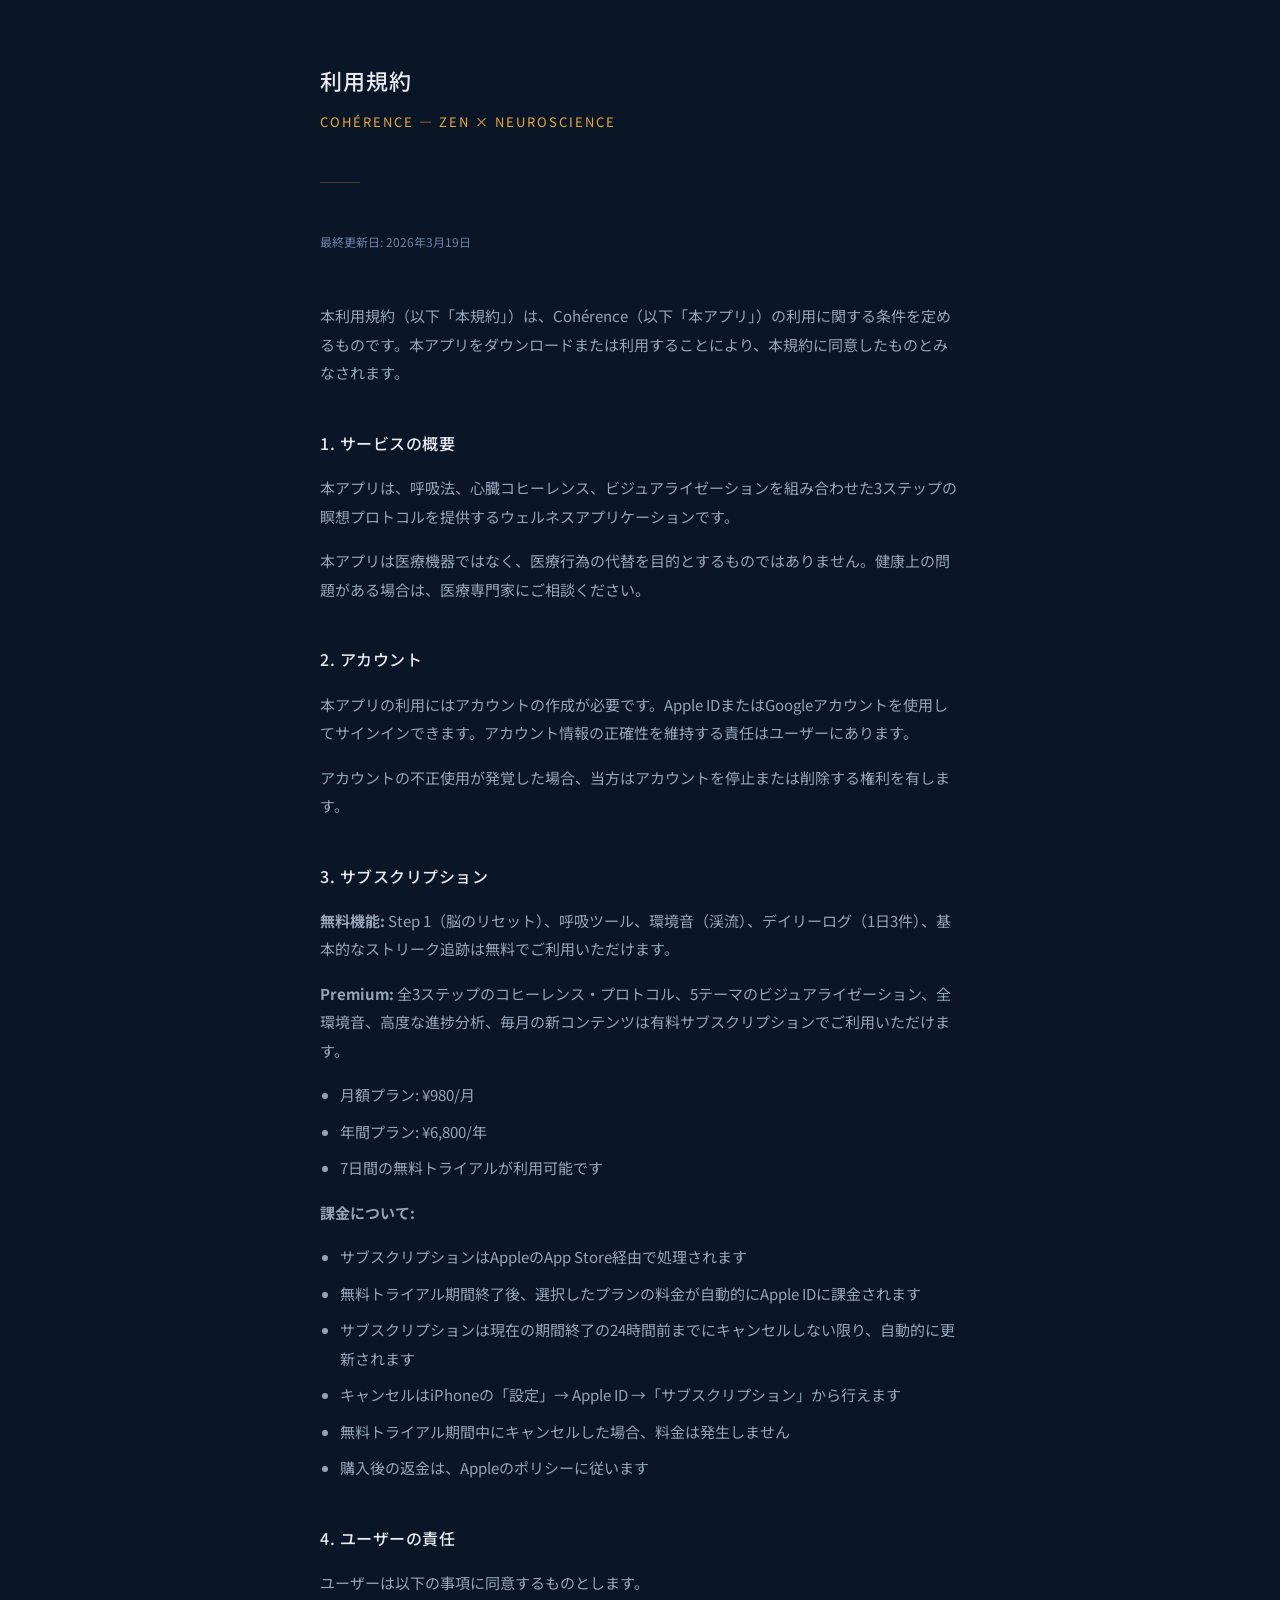
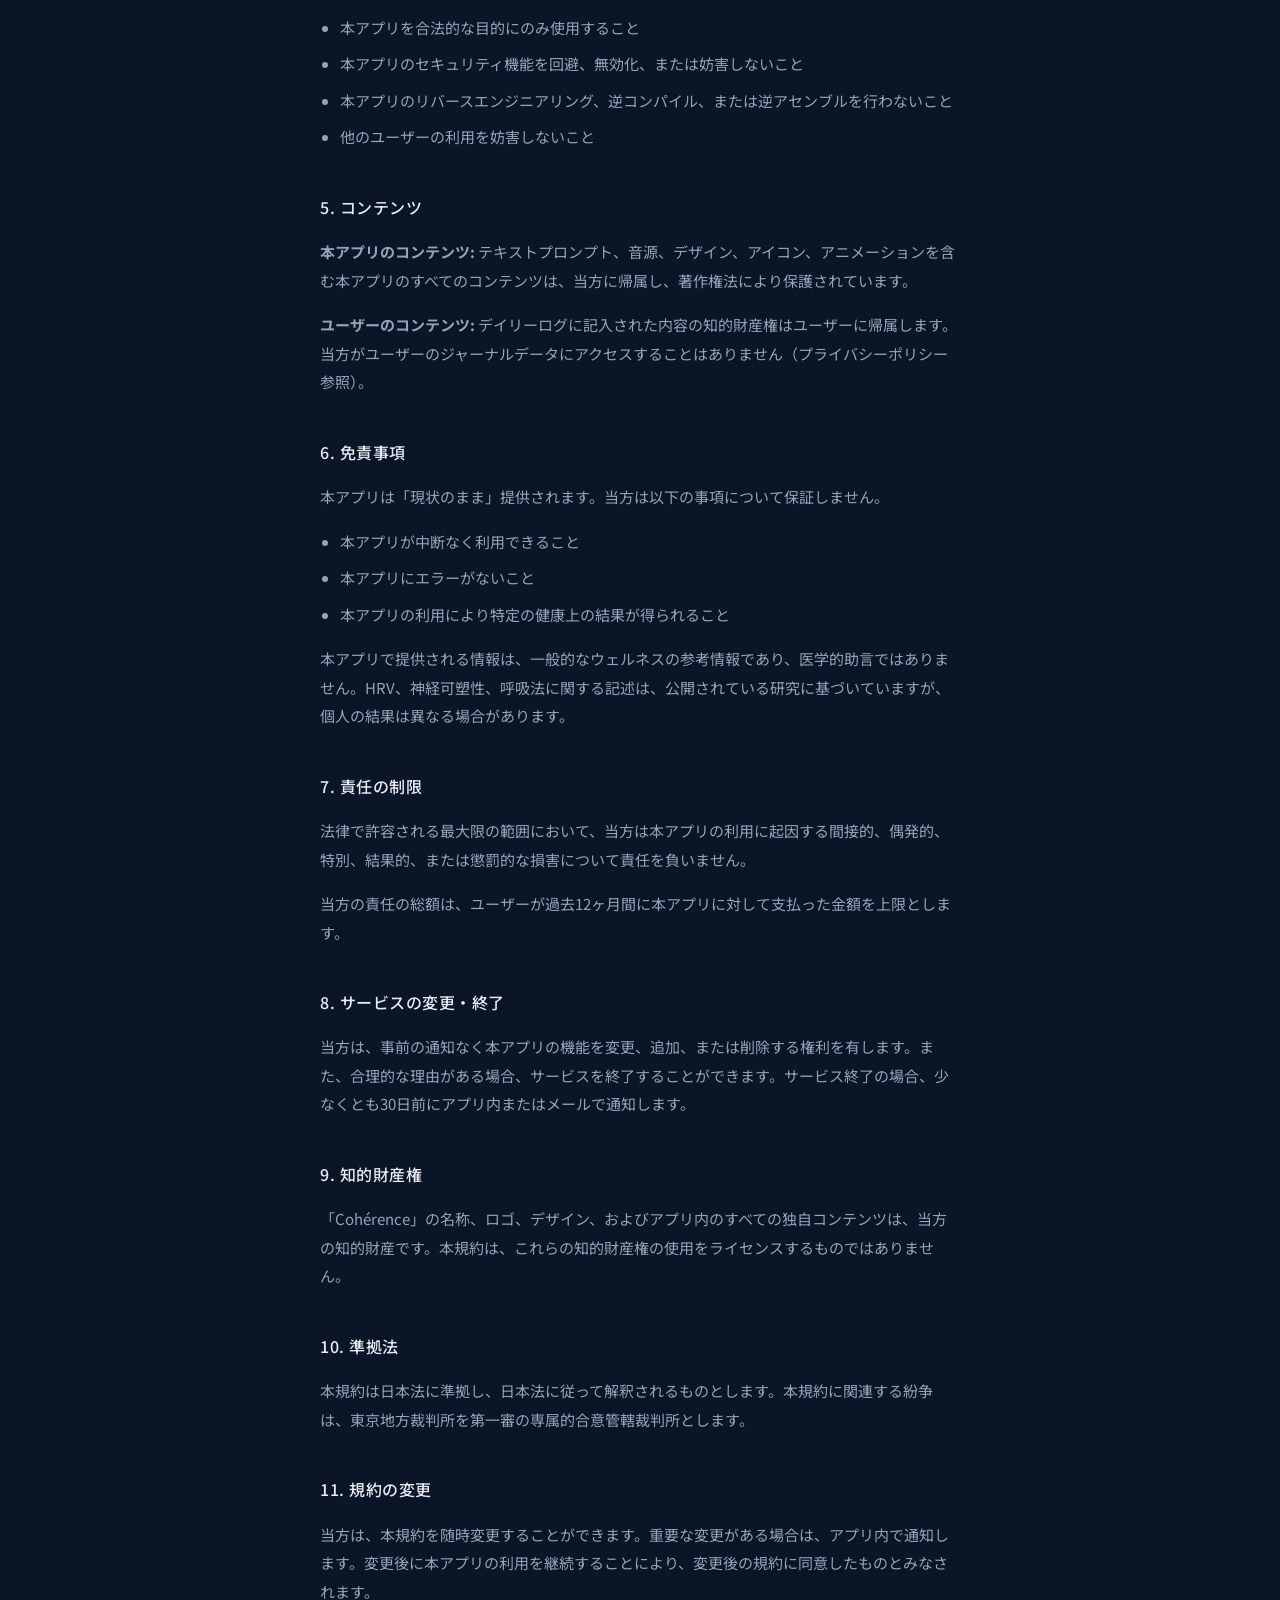
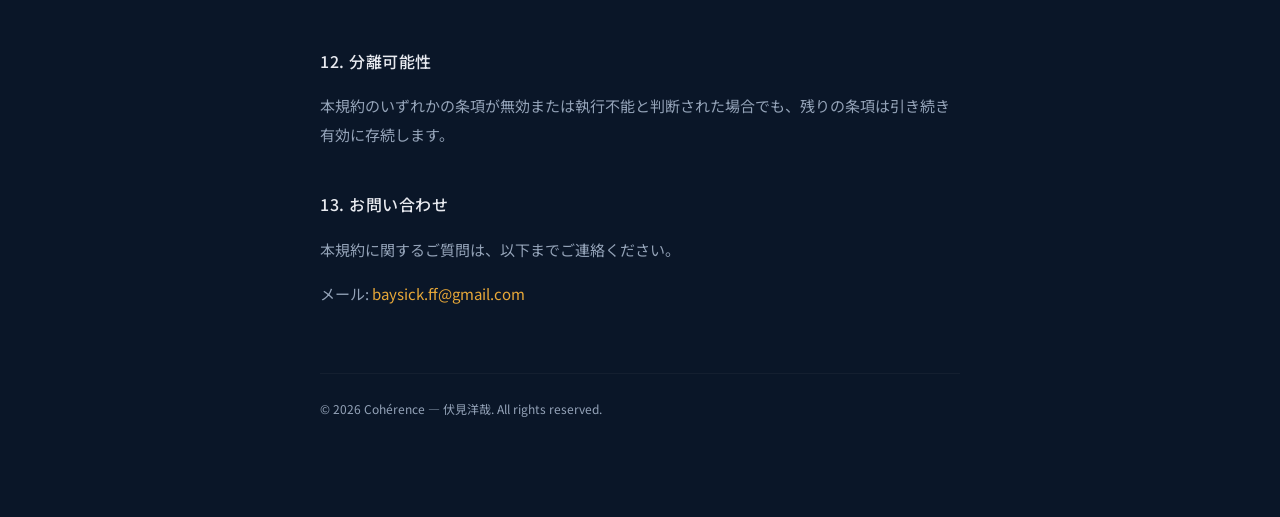
<file: coherence-zen/terms.html>
<!DOCTYPE html>
<html lang="ja">
<head>
<meta charset="UTF-8">
<meta name="viewport" content="width=device-width, initial-scale=1.0">
<title>利用規約 — Cohérence</title>
<style>
@import url('https://fonts.googleapis.com/css2?family=Noto+Sans+JP:wght@400;500&display=swap');
*{margin:0;padding:0;box-sizing:border-box}
body{background:#0A1628;color:#E8EAF0;font-family:'Noto Sans JP',sans-serif;font-weight:400;font-size:15px;line-height:1.9;padding:0 24px 80px}
.container{max-width:640px;margin:0 auto;padding-top:60px}
h1{font-size:22px;font-weight:500;margin-bottom:8px;letter-spacing:1px}
.brand{color:#E8A838;font-size:13px;letter-spacing:2px;margin-bottom:48px}
.date{color:#6B7FA0;font-size:12px;margin-bottom:48px}
.divider{width:40px;height:1px;background:#E8A838;opacity:0.3;margin:0 0 48px}
h2{font-size:16px;font-weight:500;color:#E8EAF0;margin:40px 0 16px;letter-spacing:0.5px}
p{color:#94A3B8;margin-bottom:16px}
ul{color:#94A3B8;padding-left:20px;margin-bottom:16px}
li{margin-bottom:8px}
a{color:#E8A838;text-decoration:none}
a:hover{text-decoration:underline}
.footer{margin-top:64px;padding-top:24px;border-top:1px solid rgba(255,255,255,0.04);color:#6B7FA0;font-size:12px}
</style>
</head>
<body>
<div class="container">

<h1>利用規約</h1>
<div class="brand">COHÉRENCE — ZEN × NEUROSCIENCE</div>
<div class="divider"></div>
<p class="date">最終更新日: 2026年3月19日</p>

<p>本利用規約（以下「本規約」）は、Cohérence（以下「本アプリ」）の利用に関する条件を定めるものです。本アプリをダウンロードまたは利用することにより、本規約に同意したものとみなされます。</p>

<h2>1. サービスの概要</h2>

<p>本アプリは、呼吸法、心臓コヒーレンス、ビジュアライゼーションを組み合わせた3ステップの瞑想プロトコルを提供するウェルネスアプリケーションです。</p>

<p>本アプリは医療機器ではなく、医療行為の代替を目的とするものではありません。健康上の問題がある場合は、医療専門家にご相談ください。</p>

<h2>2. アカウント</h2>

<p>本アプリの利用にはアカウントの作成が必要です。Apple IDまたはGoogleアカウントを使用してサインインできます。アカウント情報の正確性を維持する責任はユーザーにあります。</p>

<p>アカウントの不正使用が発覚した場合、当方はアカウントを停止または削除する権利を有します。</p>

<h2>3. サブスクリプション</h2>

<p><strong>無料機能:</strong> Step 1（脳のリセット）、呼吸ツール、環境音（渓流）、デイリーログ（1日3件）、基本的なストリーク追跡は無料でご利用いただけます。</p>

<p><strong>Premium:</strong> 全3ステップのコヒーレンス・プロトコル、5テーマのビジュアライゼーション、全環境音、高度な進捗分析、毎月の新コンテンツは有料サブスクリプションでご利用いただけます。</p>

<ul>
<li>月額プラン: ¥980/月</li>
<li>年間プラン: ¥6,800/年</li>
<li>7日間の無料トライアルが利用可能です</li>
</ul>

<p><strong>課金について:</strong></p>
<ul>
<li>サブスクリプションはAppleのApp Store経由で処理されます</li>
<li>無料トライアル期間終了後、選択したプランの料金が自動的にApple IDに課金されます</li>
<li>サブスクリプションは現在の期間終了の24時間前までにキャンセルしない限り、自動的に更新されます</li>
<li>キャンセルはiPhoneの「設定」→ Apple ID →「サブスクリプション」から行えます</li>
<li>無料トライアル期間中にキャンセルした場合、料金は発生しません</li>
<li>購入後の返金は、Appleのポリシーに従います</li>
</ul>

<h2>4. ユーザーの責任</h2>

<p>ユーザーは以下の事項に同意するものとします。</p>

<ul>
<li>本アプリを合法的な目的にのみ使用すること</li>
<li>本アプリのセキュリティ機能を回避、無効化、または妨害しないこと</li>
<li>本アプリのリバースエンジニアリング、逆コンパイル、または逆アセンブルを行わないこと</li>
<li>他のユーザーの利用を妨害しないこと</li>
</ul>

<h2>5. コンテンツ</h2>

<p><strong>本アプリのコンテンツ:</strong> テキストプロンプト、音源、デザイン、アイコン、アニメーションを含む本アプリのすべてのコンテンツは、当方に帰属し、著作権法により保護されています。</p>

<p><strong>ユーザーのコンテンツ:</strong> デイリーログに記入された内容の知的財産権はユーザーに帰属します。当方がユーザーのジャーナルデータにアクセスすることはありません（プライバシーポリシー参照）。</p>

<h2>6. 免責事項</h2>

<p>本アプリは「現状のまま」提供されます。当方は以下の事項について保証しません。</p>

<ul>
<li>本アプリが中断なく利用できること</li>
<li>本アプリにエラーがないこと</li>
<li>本アプリの利用により特定の健康上の結果が得られること</li>
</ul>

<p>本アプリで提供される情報は、一般的なウェルネスの参考情報であり、医学的助言ではありません。HRV、神経可塑性、呼吸法に関する記述は、公開されている研究に基づいていますが、個人の結果は異なる場合があります。</p>

<h2>7. 責任の制限</h2>

<p>法律で許容される最大限の範囲において、当方は本アプリの利用に起因する間接的、偶発的、特別、結果的、または懲罰的な損害について責任を負いません。</p>

<p>当方の責任の総額は、ユーザーが過去12ヶ月間に本アプリに対して支払った金額を上限とします。</p>

<h2>8. サービスの変更・終了</h2>

<p>当方は、事前の通知なく本アプリの機能を変更、追加、または削除する権利を有します。また、合理的な理由がある場合、サービスを終了することができます。サービス終了の場合、少なくとも30日前にアプリ内またはメールで通知します。</p>

<h2>9. 知的財産権</h2>

<p>「Cohérence」の名称、ロゴ、デザイン、およびアプリ内のすべての独自コンテンツは、当方の知的財産です。本規約は、これらの知的財産権の使用をライセンスするものではありません。</p>

<h2>10. 準拠法</h2>

<p>本規約は日本法に準拠し、日本法に従って解釈されるものとします。本規約に関連する紛争は、東京地方裁判所を第一審の専属的合意管轄裁判所とします。</p>

<h2>11. 規約の変更</h2>

<p>当方は、本規約を随時変更することができます。重要な変更がある場合は、アプリ内で通知します。変更後に本アプリの利用を継続することにより、変更後の規約に同意したものとみなされます。</p>

<h2>12. 分離可能性</h2>

<p>本規約のいずれかの条項が無効または執行不能と判断された場合でも、残りの条項は引き続き有効に存続します。</p>

<h2>13. お問い合わせ</h2>

<p>本規約に関するご質問は、以下までご連絡ください。</p>

<p>メール: <a href="mailto:baysick.ff@gmail.com">baysick.ff@gmail.com</a></p>

<div class="footer">
<p>© 2026 Cohérence — 伏見洋哉. All rights reserved.</p>
</div>

</div>
</body>
</html>
</file>
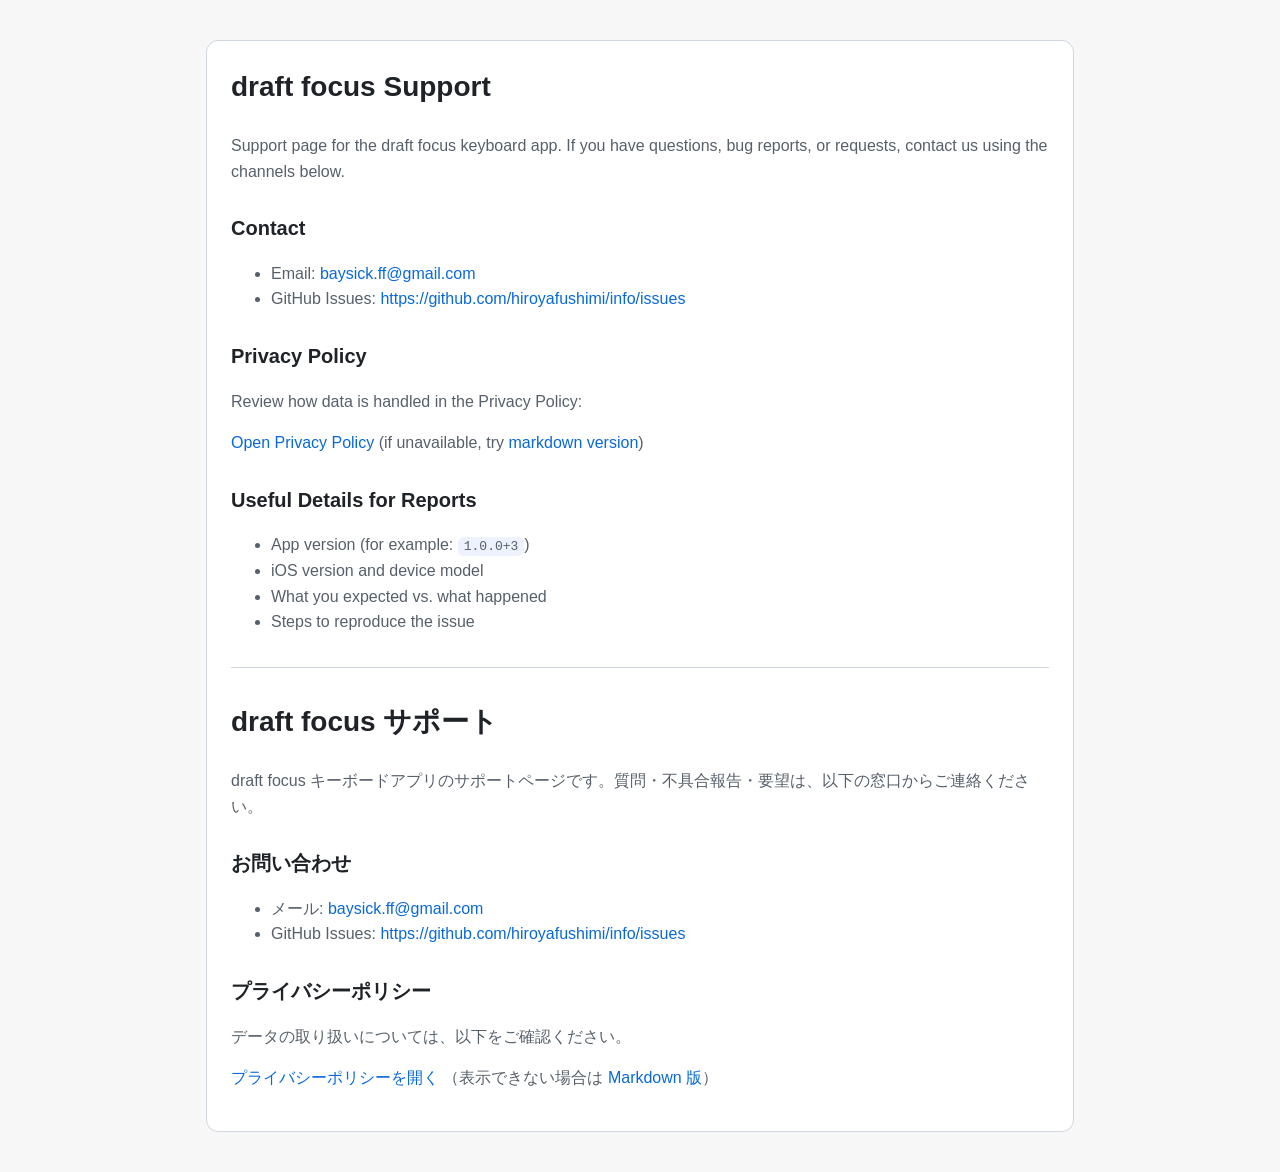
<file: draft-focus/support.html>
<!doctype html>
<html lang="en">
  <head>
    <meta charset="utf-8" />
    <meta name="viewport" content="width=device-width, initial-scale=1" />
    <title>draft focus Support</title>
    <style>
      :root {
        --bg: #f7f7f8;
        --card: #ffffff;
        --text: #1f2328;
        --sub: #57606a;
        --line: #d0d7de;
        --link: #0969da;
      }
      * {
        box-sizing: border-box;
      }
      body {
        margin: 0;
        font-family: -apple-system, BlinkMacSystemFont, "Segoe UI", sans-serif;
        color: var(--text);
        background: var(--bg);
        line-height: 1.6;
      }
      .wrap {
        max-width: 900px;
        margin: 40px auto;
        padding: 0 16px;
      }
      .card {
        background: var(--card);
        border: 1px solid var(--line);
        border-radius: 12px;
        padding: 24px;
      }
      h1,
      h2 {
        margin-top: 0;
      }
      h1 {
        font-size: 28px;
      }
      h2 {
        margin-top: 28px;
        font-size: 20px;
      }
      p,
      li {
        color: var(--sub);
      }
      a {
        color: var(--link);
        text-decoration: none;
      }
      a:hover {
        text-decoration: underline;
      }
      .cta {
        margin-top: 12px;
      }
      .lang-sep {
        margin: 32px 0;
        border: 0;
        border-top: 1px solid var(--line);
      }
      code {
        background: #eef2ff;
        padding: 2px 6px;
        border-radius: 6px;
      }
    </style>
  </head>
  <body>
    <main class="wrap">
      <section class="card">
        <h1>draft focus Support</h1>
        <p>
          Support page for the draft focus keyboard app. If you have questions,
          bug reports, or requests, contact us using the channels below.
        </p>

        <h2>Contact</h2>
        <ul>
          <li>Email: <a href="mailto:baysick.ff@gmail.com">baysick.ff@gmail.com</a></li>
          <li>
            GitHub Issues:
            <a href="https://github.com/hiroyafushimi/info/issues">https://github.com/hiroyafushimi/info/issues</a>
          </li>
        </ul>

        <h2>Privacy Policy</h2>
        <p>
          Review how data is handled in the Privacy Policy:
        </p>
        <p class="cta">
          <a href="./privacy-policy.html">Open Privacy Policy</a>
          <span> (if unavailable, try <a href="./privacy-policy.md">markdown version</a>)</span>
        </p>

        <h2>Useful Details for Reports</h2>
        <ul>
          <li>App version (for example: <code>1.0.0+3</code>)</li>
          <li>iOS version and device model</li>
          <li>What you expected vs. what happened</li>
          <li>Steps to reproduce the issue</li>
        </ul>

        <hr class="lang-sep" />

        <h1>draft focus サポート</h1>
        <p>
          draft focus キーボードアプリのサポートページです。質問・不具合報告・要望は、以下の窓口からご連絡ください。
        </p>

        <h2>お問い合わせ</h2>
        <ul>
          <li>メール: <a href="mailto:baysick.ff@gmail.com">baysick.ff@gmail.com</a></li>
          <li>
            GitHub Issues:
            <a href="https://github.com/hiroyafushimi/info/issues">https://github.com/hiroyafushimi/info/issues</a>
          </li>
        </ul>

        <h2>プライバシーポリシー</h2>
        <p>データの取り扱いについては、以下をご確認ください。</p>
        <p class="cta">
          <a href="./privacy-policy.html">プライバシーポリシーを開く</a>
          <span>（表示できない場合は <a href="./privacy-policy.md">Markdown 版</a>）</span>
        </p>
      </section>
    </main>
  </body>
</html>
</file>
<file: style.css>
*,
*::before,
*::after {
  box-sizing: border-box;
  margin: 0;
  padding: 0;
}

:root {
  --color-bg: #ffffff;
  --color-text: #1a1a1a;
  --color-text-secondary: #555555;
  --color-border: #e0e0e0;
  --color-link: #0066cc;
  --color-link-hover: #004499;
  --color-card-bg: #f8f8f8;
  --color-btn-bg: #e8e8e8;
  --color-btn-active: #0066cc;
  --color-btn-active-text: #ffffff;
}

@media (prefers-color-scheme: dark) {
  :root {
    --color-bg: #1a1a1a;
    --color-text: #e0e0e0;
    --color-text-secondary: #aaaaaa;
    --color-border: #333333;
    --color-link: #4da6ff;
    --color-link-hover: #80c0ff;
    --color-card-bg: #242424;
    --color-btn-bg: #333333;
    --color-btn-active: #4da6ff;
    --color-btn-active-text: #1a1a1a;
  }
}

html {
  font-size: 16px;
}

body {
  font-family: -apple-system, BlinkMacSystemFont, "Segoe UI", Roboto, "Helvetica Neue", Arial, sans-serif;
  line-height: 1.7;
  color: var(--color-text);
  background-color: var(--color-bg);
  padding: 2rem 1rem;
  max-width: 720px;
  margin: 0 auto;
}

h1 {
  font-size: 1.6rem;
  margin-bottom: 0.5rem;
}

h2 {
  font-size: 1.25rem;
  margin-top: 2rem;
  margin-bottom: 0.5rem;
}

h3 {
  font-size: 1.1rem;
  margin-top: 1.5rem;
  margin-bottom: 0.4rem;
}

p {
  margin-bottom: 0.8rem;
}

a {
  color: var(--color-link);
  text-decoration: none;
}

a:hover {
  color: var(--color-link-hover);
  text-decoration: underline;
}

ul, ol {
  margin-bottom: 0.8rem;
  padding-left: 1.5rem;
}

li {
  margin-bottom: 0.3rem;
}

.subtitle {
  color: var(--color-text-secondary);
  font-size: 0.95rem;
  margin-bottom: 1.5rem;
}

.last-updated {
  color: var(--color-text-secondary);
  font-size: 0.85rem;
  margin-bottom: 2rem;
}

.card-list {
  list-style: none;
  padding-left: 0;
}

.card-list li {
  margin-bottom: 0.75rem;
}

.card-list a {
  display: block;
  padding: 1rem 1.25rem;
  background-color: var(--color-card-bg);
  border: 1px solid var(--color-border);
  border-radius: 8px;
  transition: border-color 0.15s;
}

.card-list a:hover {
  border-color: var(--color-link);
  text-decoration: none;
}

.card-list .card-title {
  font-weight: 600;
  display: block;
}

.card-list .card-desc {
  font-size: 0.85rem;
  color: var(--color-text-secondary);
  display: block;
  margin-top: 0.2rem;
}

.lang-switch {
  display: flex;
  gap: 0.5rem;
  margin-bottom: 2rem;
}

.lang-switch button {
  font-family: inherit;
  font-size: 0.85rem;
  padding: 0.35rem 0.9rem;
  border: 1px solid var(--color-border);
  border-radius: 4px;
  background-color: var(--color-btn-bg);
  color: var(--color-text);
  cursor: pointer;
  transition: background-color 0.15s, color 0.15s;
}

.lang-switch button.active {
  background-color: var(--color-btn-active);
  color: var(--color-btn-active-text);
  border-color: var(--color-btn-active);
}

.lang-content {
  display: none;
}

.lang-content.active {
  display: block;
}

.breadcrumb {
  font-size: 0.85rem;
  color: var(--color-text-secondary);
  margin-bottom: 1.5rem;
}

.breadcrumb a {
  color: var(--color-text-secondary);
}

.breadcrumb a:hover {
  color: var(--color-link);
}

table {
  width: 100%;
  border-collapse: collapse;
  margin-bottom: 1rem;
}

th, td {
  text-align: left;
  padding: 0.6rem 0.8rem;
  border: 1px solid var(--color-border);
}

th {
  background-color: var(--color-card-bg);
  font-weight: 600;
  white-space: nowrap;
  width: 30%;
}

footer {
  margin-top: 3rem;
  padding-top: 1.5rem;
  border-top: 1px solid var(--color-border);
  font-size: 0.8rem;
  color: var(--color-text-secondary);
}
</file>
